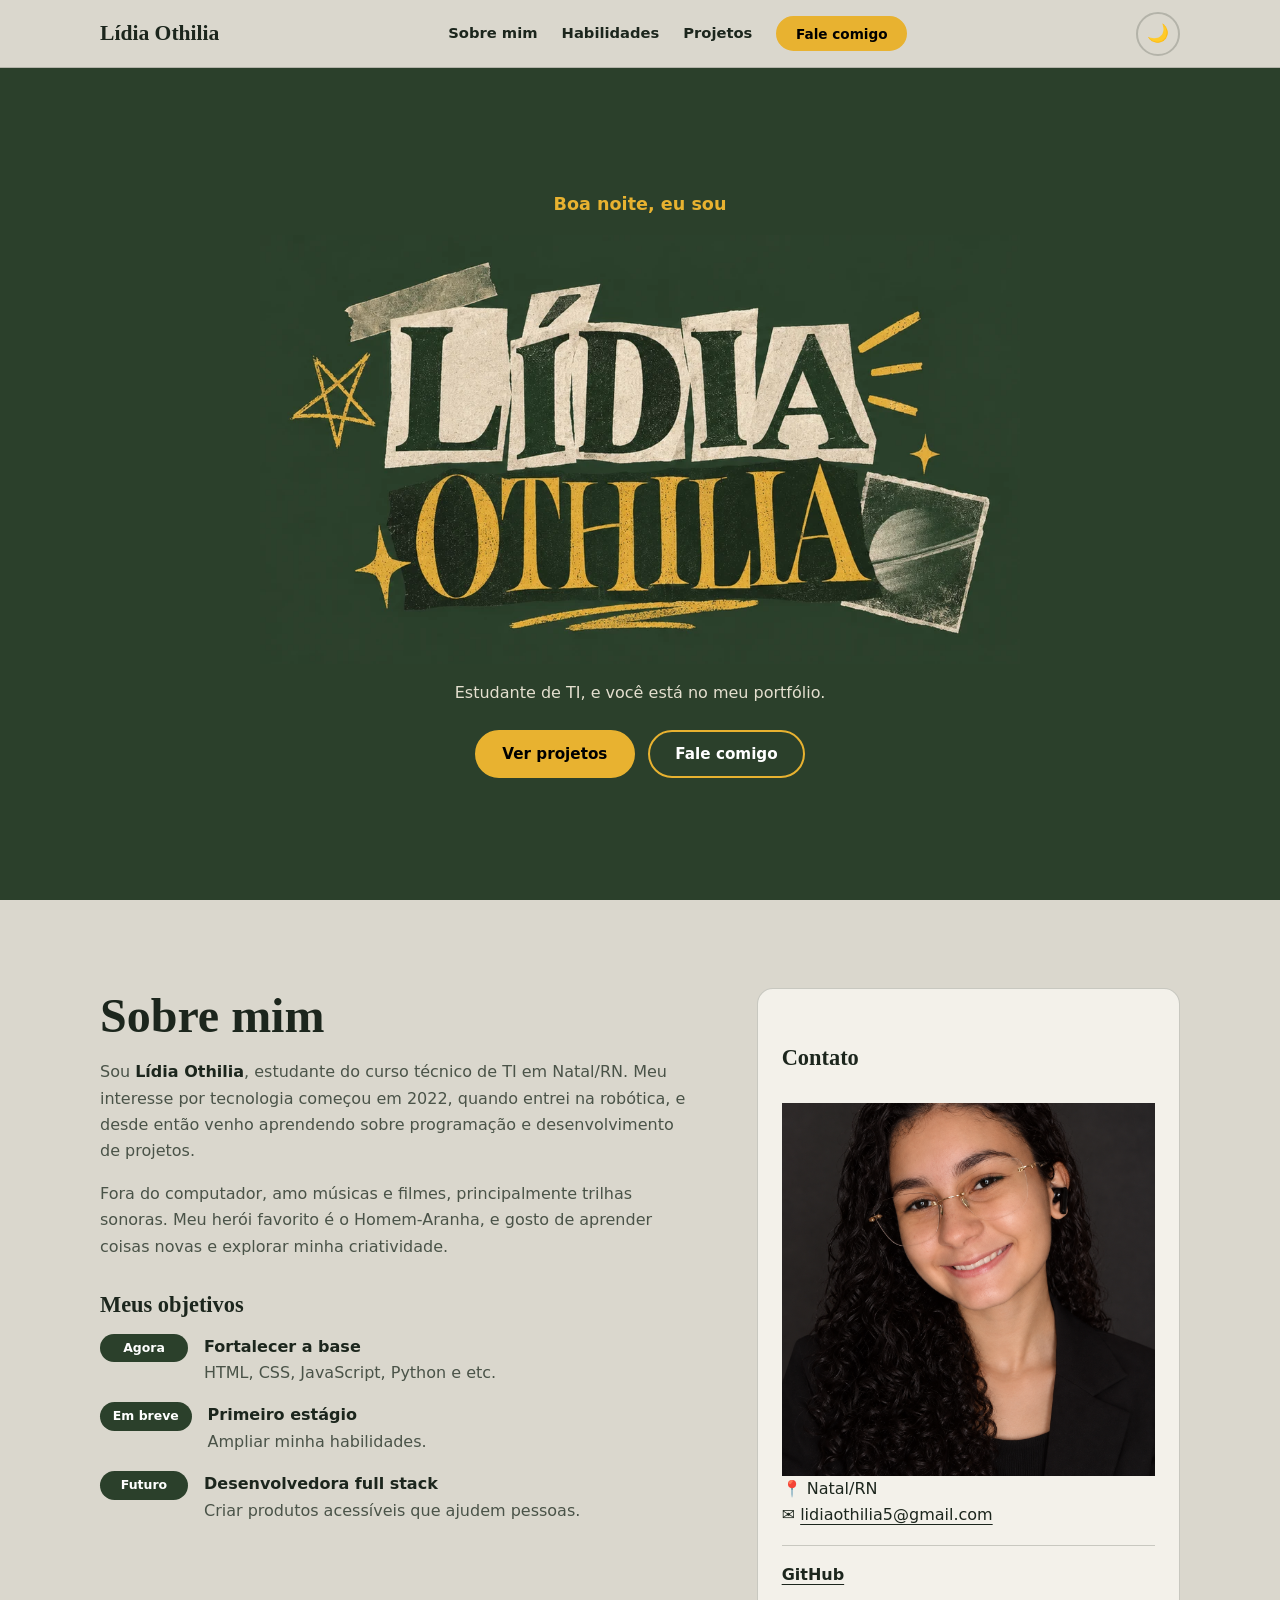
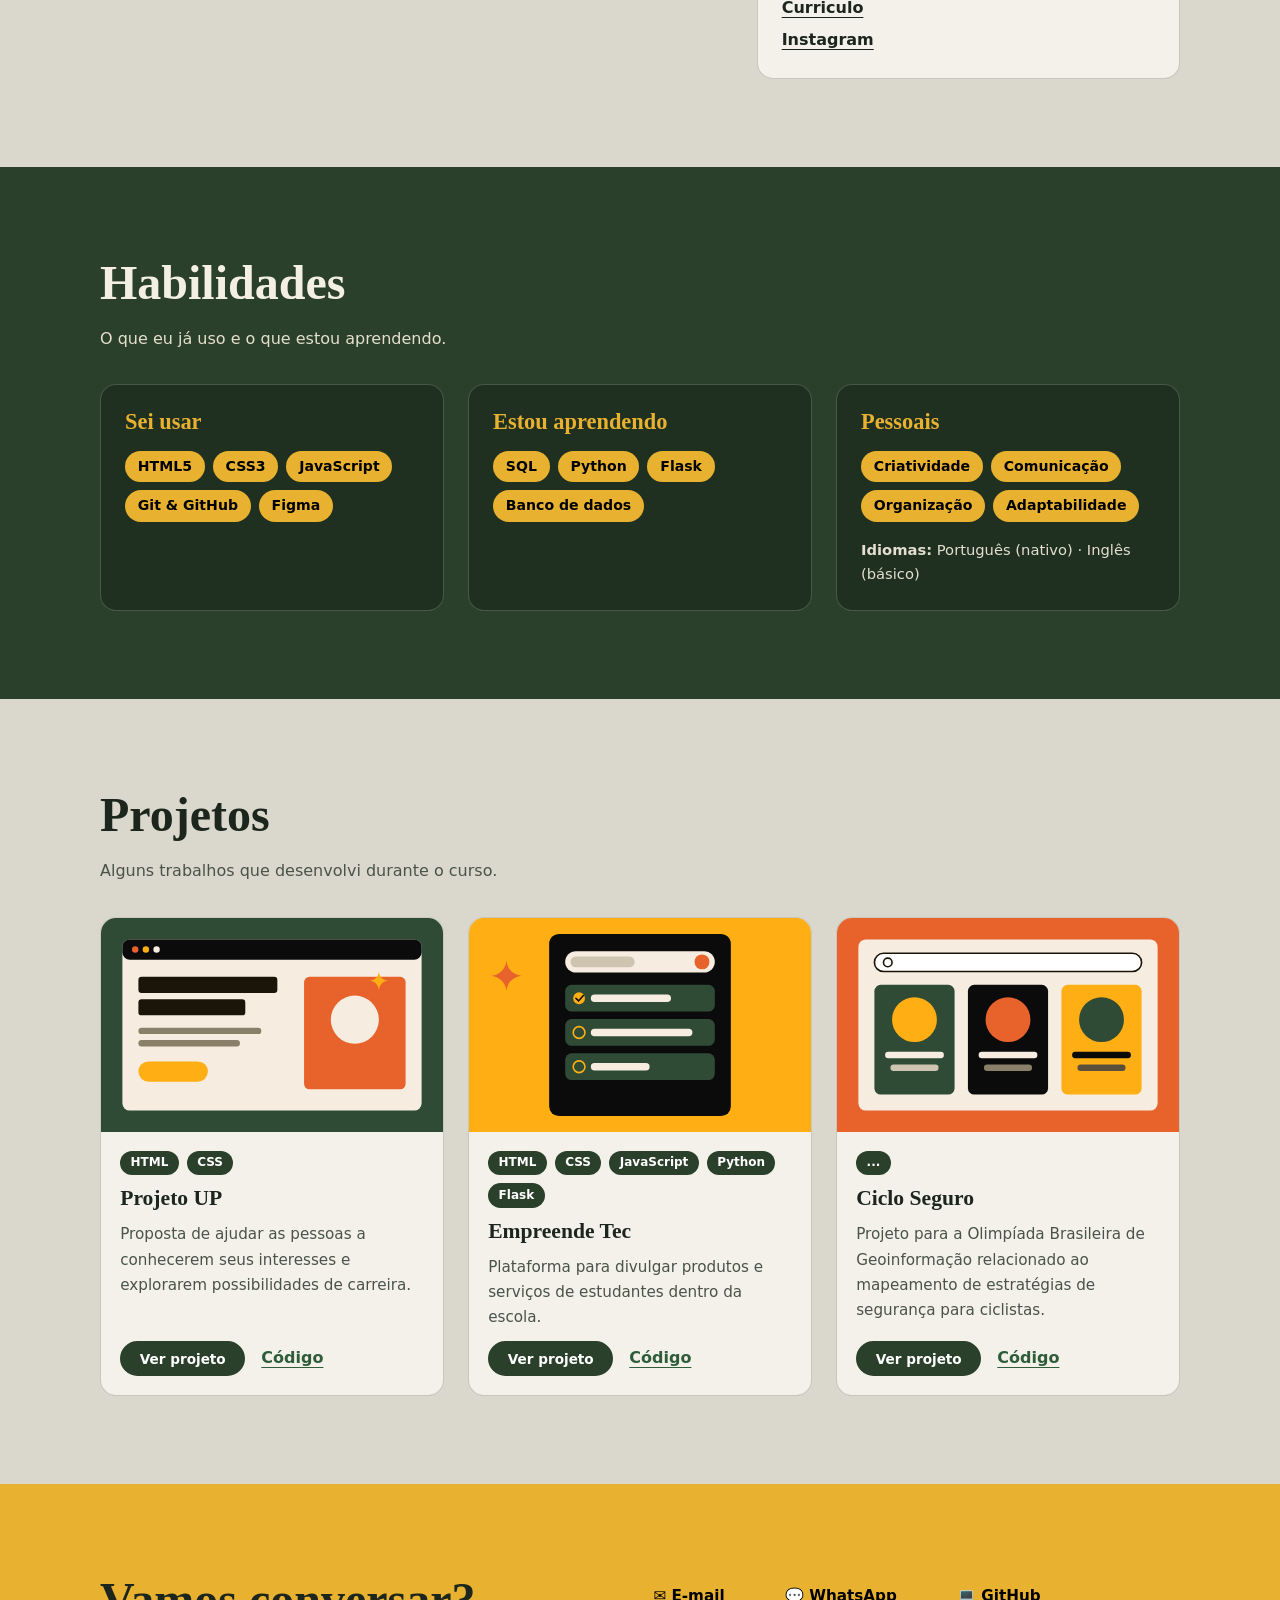
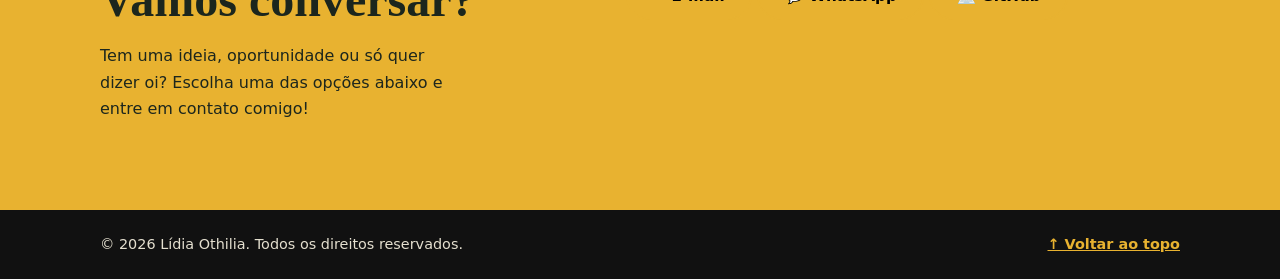
<file: portfolio_oficial/index.html>
<!DOCTYPE html>
<html lang="pt-BR">
<head>
  <meta charset="UTF-8" />
  <meta name="viewport" content="width=device-width, initial-scale=1" />
  <title>Lídia Othilia | Portfólio</title>
  <meta name="description" content="Portfólio de Lídia Othilia – estudante de tecnologia. Conheça meus projetos, habilidades e entre em contato." />
  <meta name="color-scheme" content="light dark" />
  <link rel="icon" href="img/favicon.svg" type="image/svg+xml" />
  <link rel="stylesheet" href="css/style.css" />
  <script src="js/main.js" defer></script>
</head>

<body>
  <a class="skip-link" href="#conteudo">Pular para o conteúdo</a>

  <header class="site-header">
    <div class="container header-inner">
      <a class="logo" href="#inicio">Lídia Othilia</a>

      <nav id="menu" class="nav" aria-label="Navegação principal">
        <ul class="nav-list">
          <li><a href="#sobre">Sobre mim</a></li>
          <li><a href="#habilidades">Habilidades</a></li>
          <li><a href="#projetos">Projetos</a></li>
          <li><a class="btn btn--small" href="#contato">Fale comigo</a></li>
        </ul>
      </nav>

      <div class="header-actions">
        <button id="theme-toggle" class="icon-btn" type="button" aria-pressed="false" aria-label="Ativar modo escuro">
          <span aria-hidden="true" id="theme-icon">🌙</span>
        </button>
        <button id="menu-toggle" class="icon-btn menu-toggle" type="button" aria-expanded="false" aria-controls="menu" aria-label="Abrir menu">
          <span class="bars" aria-hidden="true"><span></span><span></span><span></span></span>
        </button>
      </div>
    </div>
  </header>

  <main id="conteudo">

    <section id="inicio" class="hero" aria-labelledby="hero-titulo">
      <div class="container hero__inner">
        <p class="hero__greeting"><span id="saudacao">Olá</span>, eu sou</p>

        <h1 id="hero-titulo">
          <img src="img/lidia-othilia.webp" alt="Lídia Othilia" width="1100" height="620" />
        </h1>

        <p class="hero__lead">
          Estudante de TI, e você está no meu portfólio.
        </p>

        <div class="hero__actions">
          <a class="btn" href="#projetos">Ver projetos</a>
          <a class="btn btn--outline" href="#contato">Fale comigo</a>
        </div>
      </div>
    </section>

    <section id="sobre" class="section" aria-labelledby="sobre-titulo">
      <div class="container about">
        <div>
          <h2 id="sobre-titulo" class="title">Sobre mim</h2>
          <!-- EDITE AQUI: seu curso e sua cidade -->
          <p>
            Sou <strong>Lídia Othilia</strong>,  estudante do curso técnico de TI em Natal/RN. Meu interesse por tecnologia começou em 2022, quando entrei na robótica, e desde então venho aprendendo sobre programação e desenvolvimento de projetos.
          </p>
          <p>
            Fora do computador, amo músicas e filmes, principalmente trilhas sonoras. Meu herói favorito é o Homem-Aranha, e gosto de aprender coisas novas e explorar minha criatividade.
          </p>

          <h3>Meus objetivos</h3>
          <ul class="goals">
            <li><span class="tag">Agora</span><div><strong>Fortalecer a base</strong> HTML, CSS, JavaScript, Python e etc.</div></li>
            <li><span class="tag">Em breve</span><div><strong>Primeiro estágio</strong> Ampliar minha habilidades.</div></li>
            <li><span class="tag">Futuro</span><div><strong>Desenvolvedora full stack</strong> Criar produtos acessíveis que ajudem pessoas.</div></li>
          </ul>
        </div>

        <aside class="card" aria-label="Informações de contato">
          <h3>Contato</h3>
          <ul>
           <aside class="contact-card">
  <img
    src="img.png"
    alt="Foto profissional de Lídia Othilia"
    class="profile-photo"
  >
            <li>📍 Natal/RN</li>
            <li>✉️ <a href="mailto:lidiaothilia5@gmail.com">lidiaothilia5@gmail.com</a></li>
          </ul>
          <ul class="socials" aria-label="Minhas redes">
            <!-- EDITE AQUI: seus links -->
            <li><a href="https://github.com/5lidia" target="_blank" rel="noopener noreferrer">GitHub<span class="sr-only"> (abre em nova aba)</span></a></li>
            <li><a href="https://drive.google.com/file/d/1DQb-hExSzQY0NLKMMejIMMa2LzOPTn91/view?usp=sharing" target="_blank" rel="noopener noreferrer">Curriculo<span class="sr-only"> (abre em nova aba)</span></a></li>
            <li><a href="https://www.instagram.com/lidiaothilia_/" target="_blank" rel="noopener noreferrer">Instagram<span class="sr-only"> (abre em nova aba)</span></a></li>
          </ul>
        </aside>
      </div>
    </section>

    <!-- ================= HABILIDADES ================= -->
    <section id="habilidades" class="section section--green" aria-labelledby="skills-titulo">
      <div class="container">
        <h2 id="skills-titulo" class="title">Habilidades</h2>
        <p class="intro">O que eu já uso e o que estou aprendendo.</p>

        <div class="grid grid--skills">
          <article class="panel">
            <h3>Sei usar</h3>
            <!-- EDITE AQUI -->
            <ul class="chips">
              <li>HTML5</li><li>CSS3</li><li>JavaScript</li><li>Git &amp; GitHub</li><li>Figma</li>
            </ul>
          </article>

          <article class="panel">
            <h3>Estou aprendendo</h3>
            <ul class="chips">
              <li>SQL</li><li>Python</li><li>Flask</li><li>Banco de dados</li>
            </ul>
          </article>

          <article class="panel">
            <h3>Pessoais</h3>
            <ul class="chips">
              <li>Criatividade</li><li>Comunicação</li><li>Organização</li><li>Adaptabilidade</li>
            </ul>
            <p class="langs"><strong>Idiomas:</strong> Português (nativo) · Inglês (básico)</p>
          </article>
        </div>
      </div>
    </section>

  
    <section id="projetos" class="section" aria-labelledby="projetos-titulo">
      <div class="container">
        <h2 id="projetos-titulo" class="title">Projetos</h2>
        <p class="intro">Alguns trabalhos que desenvolvi durante o curso.</p>

        <ul class="grid grid--projects">
          <!-- EDITE AQUI: copie um bloco <li> inteiro para adicionar mais projetos -->
          <li class="project">
            <img src="img/projeto-1.svg" alt="Captura de tela do projeto Landing Page" width="640" height="400" loading="lazy" />
            <div class="project__body">
              <ul class="chips chips--small" aria-label="Tecnologias usadas"><li>HTML</li><li>CSS</li></ul>
              <h3>Projeto UP</h3>
              <p>Proposta de ajudar as pessoas a conhecerem seus interesses e explorarem possibilidades de carreira.</p>
              <div class="project__links">
                <a class="btn btn--small" href="https://exemplo.com/projeto-1" target="_blank" rel="noopener noreferrer">Ver projeto<span class="sr-only"> UP (abre em nova aba)</span></a>
                <a class="link" href="https://github.com/5lidia/Projeto-UP" target="_blank" rel="noopener noreferrer">Código<span class="sr-only"> do projeto UP (abre em nova aba)</span></a>
              </div>
            </div>
          </li>

          <li class="project">
            <img src="img/projeto-2.svg" alt="Captura de tela do projeto Lista de Tarefas" width="640" height="400" loading="lazy" />
            <div class="project__body">
              <ul class="chips chips--small" aria-label="Tecnologias usadas"><li>HTML</li><li>CSS</li><li>JavaScript</li><li>Python</li> <li>Flask</li></ul>
              <h3>Empreende Tec</h3>
              <p>Plataforma para divulgar produtos e serviços de estudantes dentro da escola.</p>
              <div class="project__links">
                <a class="btn btn--small" href="https://exemplo.com/projeto-2" target="_blank" rel="noopener noreferrer">Ver projeto<span class="sr-only"> Lista de Tarefas (abre em nova aba)</span></a>
                <a class="link" href="https://github.com/5lidia/EmpreendeTec" target="_blank" rel="noopener noreferrer">Código<span class="sr-only"> do projeto Lista de Tarefas (abre em nova aba)</span></a>
              </div>
            </div>
          </li>

          <li class="project">
            <img src="img/projeto-3.svg" alt="Captura de tela do projeto Site de Receitas" width="640" height="400" loading="lazy" />
            <div class="project__body">
              <ul class="chips chips--small" aria-label="Tecnologias usadas"><li>...</li></ul>
              <h3>Ciclo Seguro</h3>
              <p>Projeto para a Olimpíada Brasileira de Geoinformação relacionado ao mapeamento de estratégias de segurança para ciclistas.</p>
              <div class="project__links">
                <a class="btn btn--small" href="https://exemplo.com/projeto-3" target="_blank" rel="noopener noreferrer">Ver projeto<span class="sr-only"> Site de Receitas (abre em nova aba)</span></a>
                <a class="link" href="https://github.com/seu-usuario/projeto-3" target="_blank" rel="noopener noreferrer">Código<span class="sr-only"> do projeto Site de Receitas (abre em nova aba)</span></a>
              </div>
            </div>
          </li>
        </ul>
      </div>
    </section>

    <!-- ================= CONTATO ================= -->
<section id="contato" class="section section--yellow" aria-labelledby="contato-titulo">
  <div class="container contact">
    <div>
      <h2 id="contato-titulo" class="title">Vamos conversar?</h2>
      <p>
        Tem uma ideia, oportunidade ou só quer dizer oi?
        Escolha uma das opções abaixo e entre em contato comigo!
      </p>
    </div>

    <div class="contact__buttons" aria-label="Opções de contato">

      <a
        href="mailto:seuemail@email.com"
        class="btn"
        aria-label="Enviar e-mail para Lídia"
      >
        ✉️ E-mail
      </a>

      <a
        href="https://wa.me/55SEUNUMERO"
        class="btn"
        target="_blank"
        rel="noopener noreferrer"
        aria-label="Conversar pelo WhatsApp"
      >
        💬 WhatsApp
      </a>

      <a
        href="https://github.com/SEUUSUARIO"
        class="btn"
        target="_blank"
        rel="noopener noreferrer"
        aria-label="Acessar meu GitHub"
      >
        💻 GitHub
      </a>

    </div>
  </div>
</section>
</main>


  <!-- ================= RODAPÉ ================= -->
  <footer class="site-footer">
    <div class="container footer-inner">
      <p>© <span id="ano">2026</span> Lídia Othilia. Todos os direitos reservados.</p>
      <a href="#inicio">↑ Voltar ao topo</a>
    </div>
  </footer>
</body>
</html>
</file>
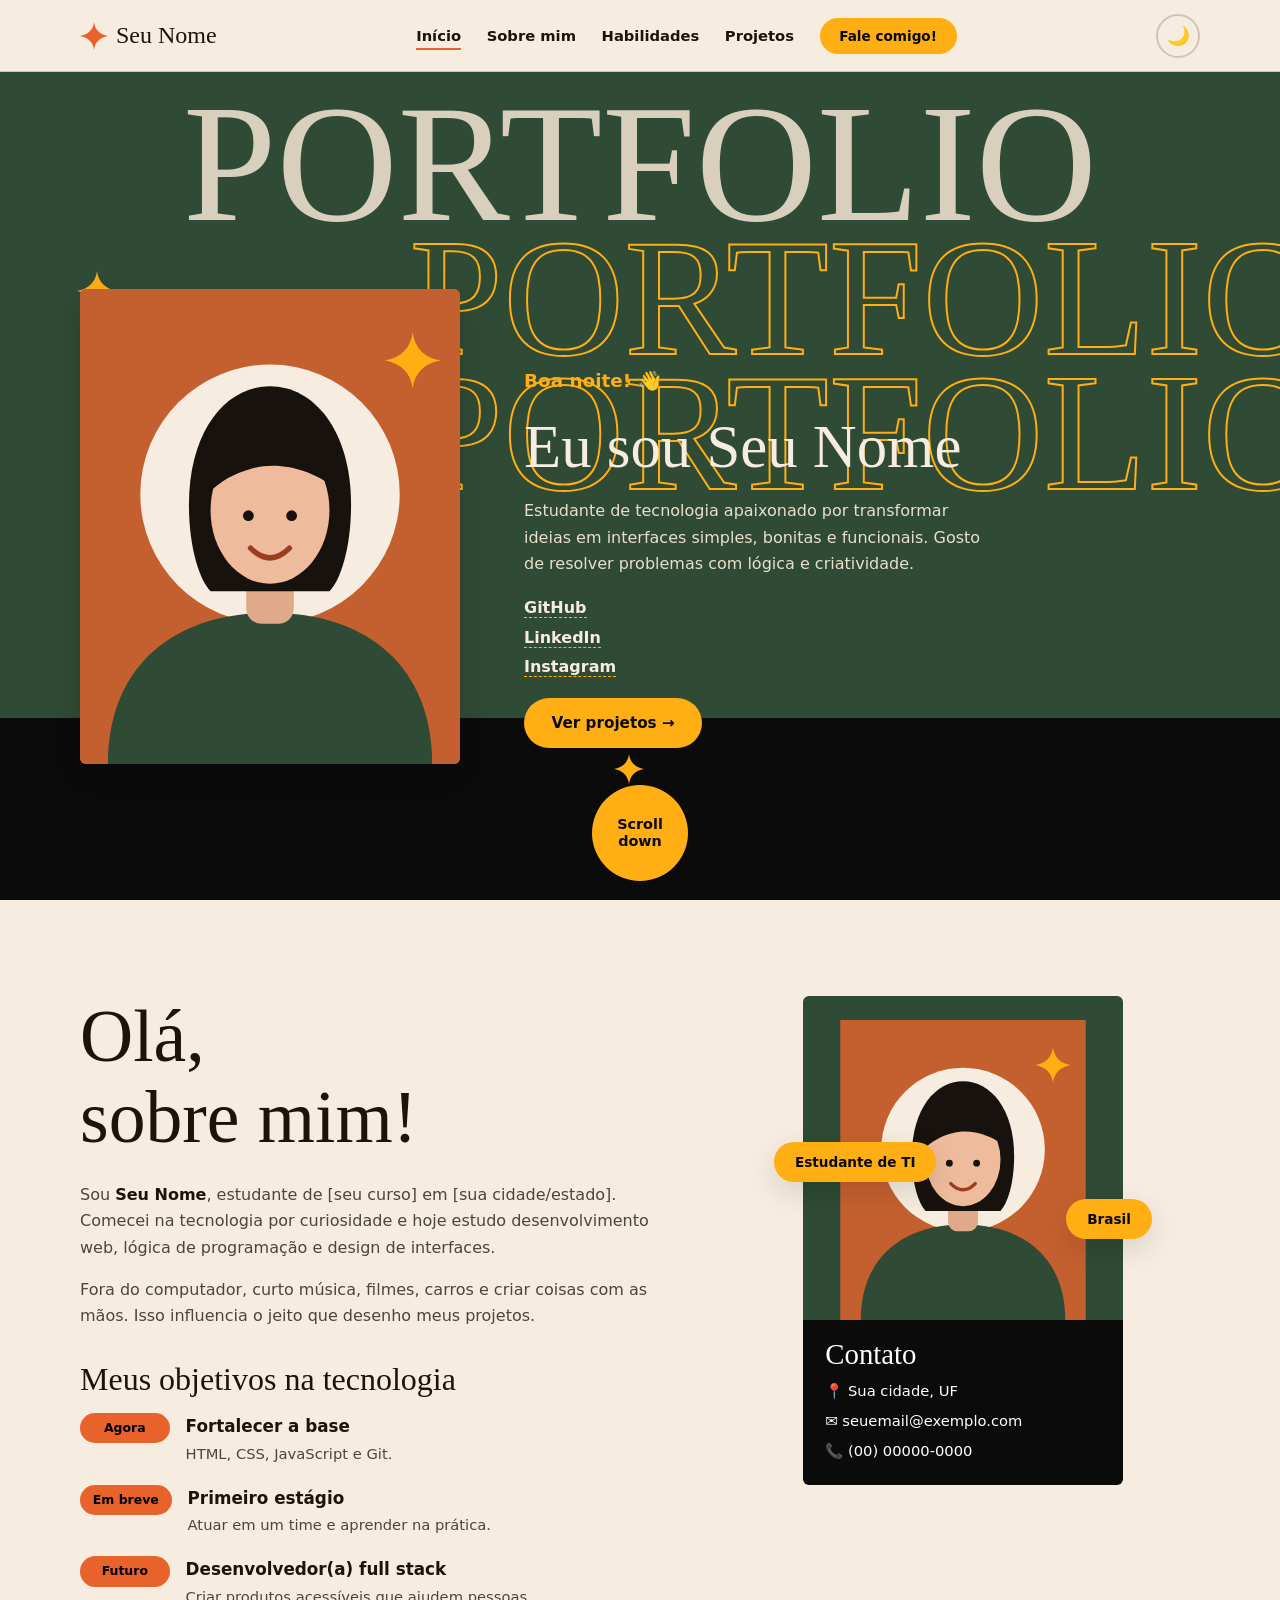
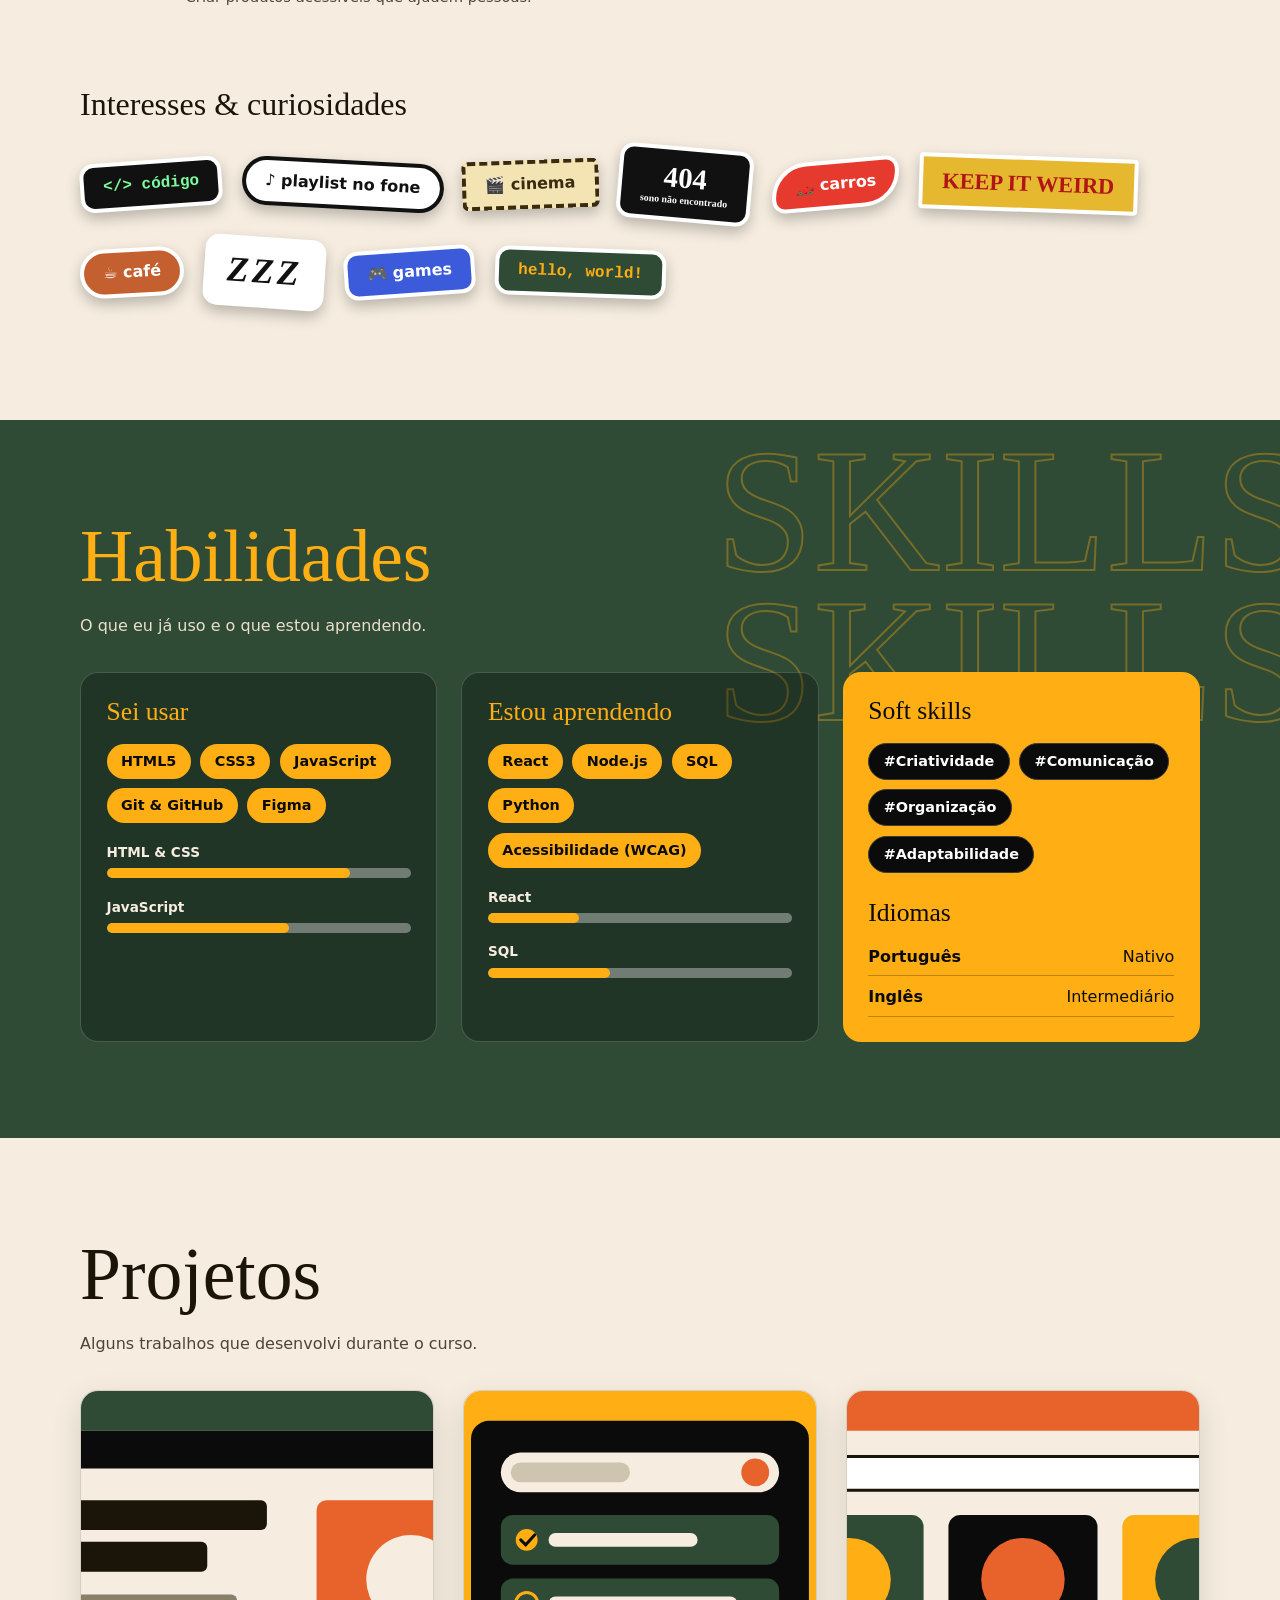
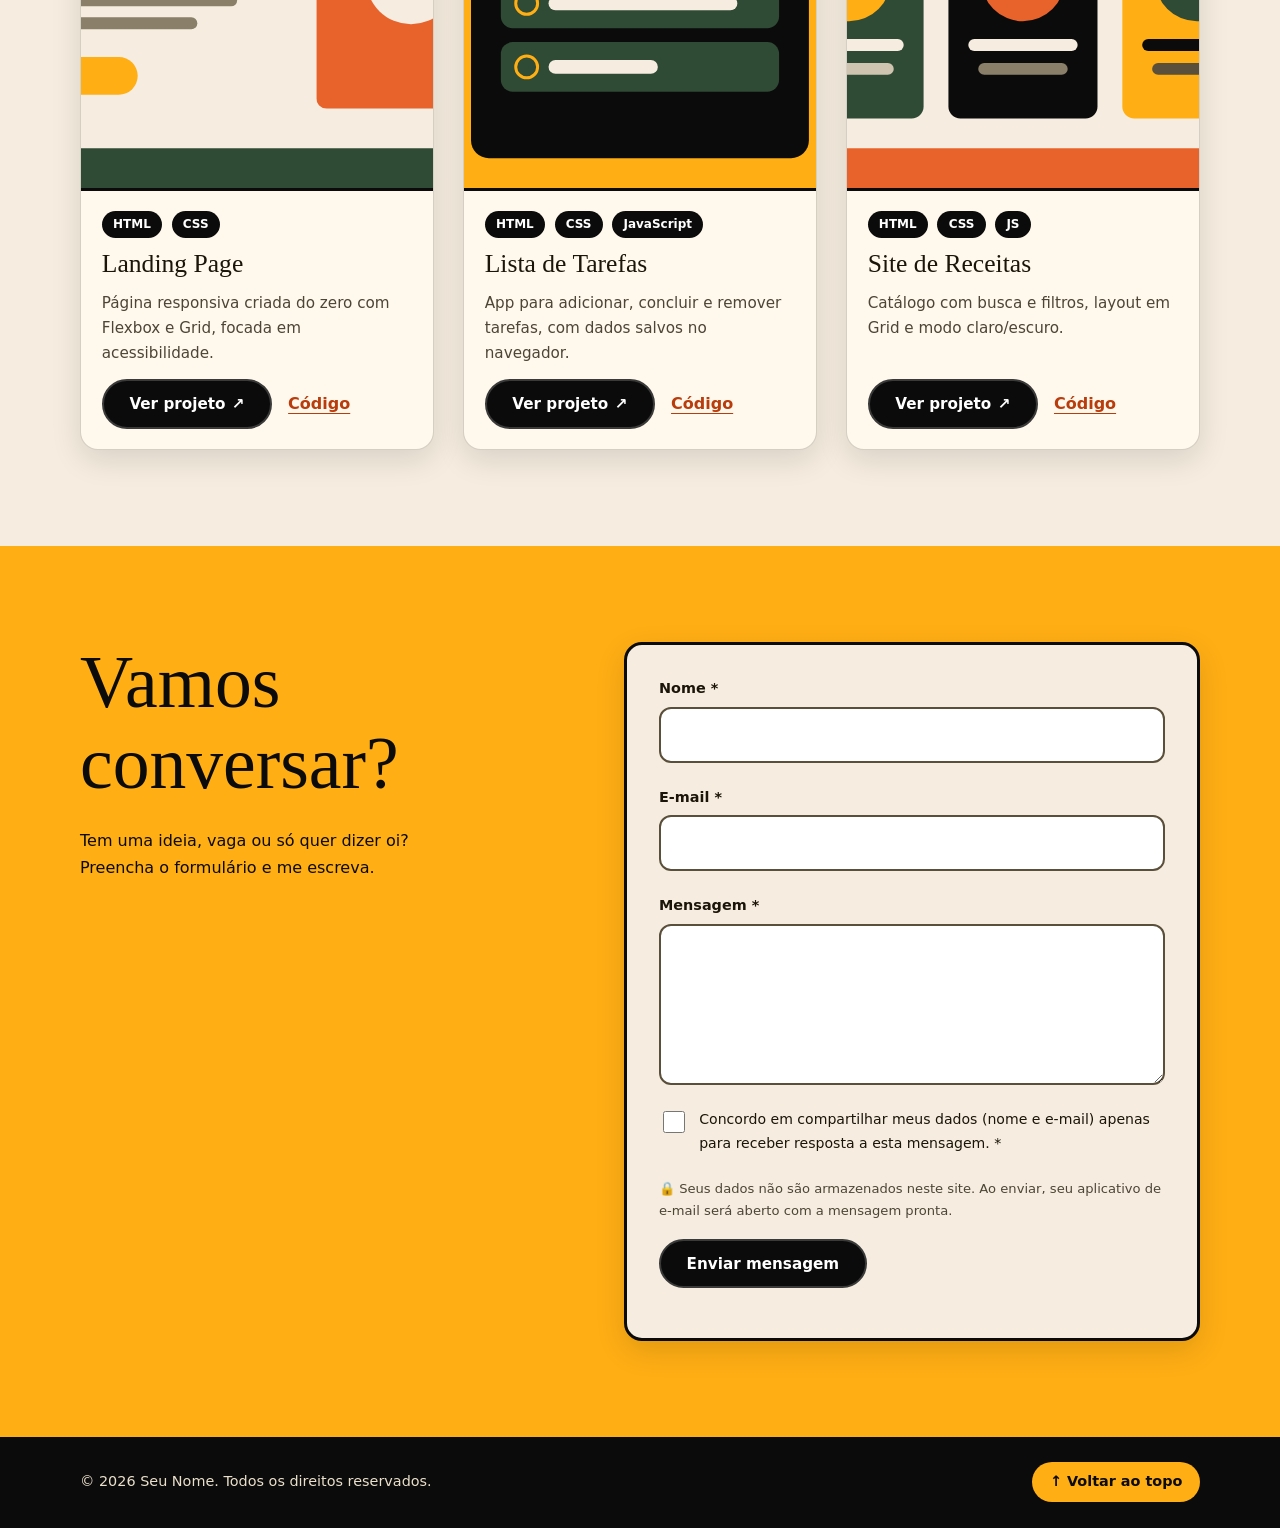
<file: PORTFOLIO - Othilia/portfolio/index.html>
<!DOCTYPE html>
<html lang="pt-BR">
<head>
  <meta charset="UTF-8" />
  <meta name="viewport" content="width=device-width, initial-scale=1" />
  <title>Lídia Othilia | Portfólio</title>
  <meta name="description" content="Portfólio de Lídia Othilia – estudante de tecnologia. Conheça meus projetos, habilidades e entre em contato." />
  <meta name="color-scheme" content="light dark" />
  <link rel="icon" href="portfolio/js/Colagem tipográfica Lídia Othilia.png" type="image/svg+xml" />

  <link rel="stylesheet" href="css/style.css" />
  <script src="js/main.js" defer></script>
</head>

<body>
  <a class="skip-link" href="#conteudo">Pular para o conteúdo</a>

  <!-- ================= CABEÇALHO ================= -->
  <header class="site-header">
    <div class="container header-inner">
      <a class="logo" href="#inicio" aria-label="Lídia Othilia – ir para o início">
        <svg class="sparkle" viewBox="0 0 24 24" aria-hidden="true" focusable="false"><path d="M12 0c.8 6.6 4.9 10.7 12 12-7.1 1.3-11.2 5.4-12 12-.8-6.6-4.9-10.7-12-12C7.1 10.7 11.2 6.6 12 0z"/></svg>
        <!-- EDITE AQUI: seu nome / logo -->
        <span data-nome>Seu Nome</span>
      </a>

      <nav id="menu" class="nav" aria-label="Navegação principal">
        <ul class="nav-list">
          <li><a href="#inicio">Início</a></li>
          <li><a href="#sobre">Sobre mim</a></li>
          <li><a href="#habilidades">Habilidades</a></li>
          <li><a href="#projetos">Projetos</a></li>
          <li><a class="pill pill--yellow" href="#contato">Fale comigo!</a></li>
        </ul>
      </nav>

      <div class="header-actions">
        <button id="theme-toggle" class="icon-btn" type="button" aria-pressed="false" aria-label="Ativar modo escuro">
          <span aria-hidden="true" id="theme-icon">🌙</span>
        </button>
        <button id="menu-toggle" class="icon-btn menu-toggle" type="button" aria-expanded="false" aria-controls="menu" aria-label="Abrir menu">
          <span class="bars" aria-hidden="true"><span></span><span></span><span></span></span>
        </button>
      </div>
    </div>
  </header>

  <main id="conteudo">

    <!-- ================= INÍCIO ================= -->
    <section id="inicio" class="hero" aria-labelledby="hero-titulo">
      <!-- Texto decorativo gigante (inspirado no design) -->
      <div class="hero__bg-text" aria-hidden="true">
        <span class="solid">PORTFOLIO</span>
        <span class="outline">PORTFOLIO</span>
        <span class="outline">PORTFOLIO</span>
      </div>

      <svg class="sparkle sparkle--a" viewBox="0 0 24 24" aria-hidden="true" focusable="false"><path d="M12 0c.8 6.6 4.9 10.7 12 12-7.1 1.3-11.2 5.4-12 12-.8-6.6-4.9-10.7-12-12C7.1 10.7 11.2 6.6 12 0z"/></svg>
      <svg class="sparkle sparkle--b" viewBox="0 0 24 24" aria-hidden="true" focusable="false"><path d="M12 0c.8 6.6 4.9 10.7 12 12-7.1 1.3-11.2 5.4-12 12-.8-6.6-4.9-10.7-12-12C7.1 10.7 11.2 6.6 12 0z"/></svg>

      <div class="container hero__inner">
        <figure class="hero__photo">
          <!-- EDITE AQUI: troque img/avatar.svg pela sua foto (ex.: img/minha-foto.jpg) e descreva no alt -->
          <img src="img/avatar.svg" alt="Avatar ilustrado de Seu Nome" width="360" height="440" />
        </figure>

        <div class="hero__content">
          <p class="hero__greeting"><span id="saudacao">Olá</span>! 👋</p>
          <h1 id="hero-titulo">Eu sou <span data-nome>Seu Nome</span></h1>
          <!-- EDITE AQUI: sua apresentação -->
          <p class="hero__lead">
            Estudante de tecnologia apaixonado por transformar ideias em interfaces simples, bonitas e funcionais.
            Gosto de resolver problemas com lógica e criatividade.
          </p>

          <ul class="socials" aria-label="Minhas redes">
            <!-- EDITE AQUI: seus links -->
            <li><a href="https://github.com/seu-usuario" target="_blank" rel="noopener noreferrer">GitHub<span class="sr-only"> (abre em nova aba)</span></a></li>
            <li><a href="https://www.linkedin.com/in/seu-usuario" target="_blank" rel="noopener noreferrer">LinkedIn<span class="sr-only"> (abre em nova aba)</span></a></li>
            <li><a href="https://www.instagram.com/seu-usuario" target="_blank" rel="noopener noreferrer">Instagram<span class="sr-only"> (abre em nova aba)</span></a></li>
          </ul>

          <a class="btn btn--yellow" href="#projetos">Ver projetos →</a>
        </div>
      </div>

      <a class="scroll-down" href="#sobre" aria-label="Rolar para a seção Sobre mim">Scroll<br />down</a>
    </section>

    <!-- ================= SOBRE MIM ================= -->
    <section id="sobre" class="section about" aria-labelledby="sobre-titulo">
      <div class="container about__grid">
        <div class="about__text">
          <h2 id="sobre-titulo" class="title title--xl">Olá,<br />sobre mim!</h2>
          <!-- EDITE AQUI -->
          <p>
            Sou <strong data-nome>Seu Nome</strong>, estudante de [seu curso] em [sua cidade/estado].
            Comecei na tecnologia por curiosidade e hoje estudo desenvolvimento web, lógica de programação e design de interfaces.
          </p>
          <p>
            Fora do computador, curto música, filmes, carros e criar coisas com as mãos. Isso influencia o jeito que desenho meus projetos.
          </p>

          <h3 class="title title--md">Meus objetivos na tecnologia</h3>
          <ul class="timeline">
            <!-- EDITE AQUI: seus objetivos -->
            <li><span class="timeline__tag">Agora</span><div><strong>Fortalecer a base</strong><span>HTML, CSS, JavaScript e Git.</span></div></li>
            <li><span class="timeline__tag">Em breve</span><div><strong>Primeiro estágio</strong><span>Atuar em um time e aprender na prática.</span></div></li>
            <li><span class="timeline__tag">Futuro</span><div><strong>Desenvolvedor(a) full stack</strong><span>Criar produtos acessíveis que ajudem pessoas.</span></div></li>
          </ul>
        </div>

        <aside class="about__card" aria-label="Informações rápidas">
          <div class="about__photo">
            <img src="img/avatar.svg" alt="" width="280" height="340" />
            <span class="badge badge--a">Estudante de TI</span>
            <span class="badge badge--b">Brasil</span>
          </div>
          <div class="contact-card">
            <h3>Contato</h3>
            <ul>
              <!-- EDITE AQUI -->
              <li>📍 Sua cidade, UF</li>
              <li>✉️ <a href="mailto:seuemail@exemplo.com">seuemail@exemplo.com</a></li>
              <li>📞 (00) 00000-0000</li>
            </ul>
          </div>
        </aside>
      </div>

      <!-- Parede de stickers (decorativa, inspirada nas imagens de referência) -->
      <div class="container">
        <h3 class="title title--md sticker-title">Interesses &amp; curiosidades</h3>
        <ul class="stickers" aria-label="Meus interesses">
          <!-- EDITE AQUI: troque pelos seus interesses -->
          <li class="sticker s1">&lt;/&gt; código</li>
          <li class="sticker s2">♪ playlist no fone</li>
          <li class="sticker s3">🎬 cinema</li>
          <li class="sticker s4">404<small>sono não encontrado</small></li>
          <li class="sticker s5">🏎️ carros</li>
          <li class="sticker s6">Keep it weird</li>
          <li class="sticker s7">☕ café</li>
          <li class="sticker s8">ZZZ</li>
          <li class="sticker s9">🎮 games</li>
          <li class="sticker s10">hello, world!</li>
        </ul>
      </div>
    </section>

    <!-- ================= HABILIDADES ================= -->
    <section id="habilidades" class="section skills" aria-labelledby="skills-titulo">
      <div class="skills__bg-text" aria-hidden="true"><span>SKILLS</span><span>SKILLS</span></div>
      <div class="container">
        <h2 id="skills-titulo" class="title title--xl title--yellow">Habilidades</h2>
        <p class="skills__intro">O que eu já uso e o que estou aprendendo.</p>

        <div class="skills__grid">
          <article class="skill-card">
            <h3>Sei usar</h3>
            <ul class="chips">
              <!-- EDITE AQUI -->
              <li>HTML5</li><li>CSS3</li><li>JavaScript</li><li>Git &amp; GitHub</li><li>Figma</li>
            </ul>
            <div class="level">
              <label for="nv-html">HTML &amp; CSS</label>
              <progress id="nv-html" max="100" value="80">80%</progress>
            </div>
            <div class="level">
              <label for="nv-js">JavaScript</label>
              <progress id="nv-js" max="100" value="60">60%</progress>
            </div>
          </article>

          <article class="skill-card">
            <h3>Estou aprendendo</h3>
            <ul class="chips">
              <li>React</li><li>Node.js</li><li>SQL</li><li>Python</li><li>Acessibilidade (WCAG)</li>
            </ul>
            <div class="level">
              <label for="nv-react">React</label>
              <progress id="nv-react" max="100" value="30">30%</progress>
            </div>
            <div class="level">
              <label for="nv-sql">SQL</label>
              <progress id="nv-sql" max="100" value="40">40%</progress>
            </div>
          </article>

          <article class="skill-card skill-card--soft">
            <h3>Soft skills</h3>
            <ul class="chips chips--black">
              <li>#Criatividade</li><li>#Comunicação</li><li>#Organização</li><li>#Adaptabilidade</li>
            </ul>
            <h3 class="skill-card__sub">Idiomas</h3>
            <dl class="langs">
              <div><dt>Português</dt><dd>Nativo</dd></div>
              <div><dt>Inglês</dt><dd>Intermediário</dd></div>
            </dl>
          </article>
        </div>
      </div>
    </section>

    <!-- ================= PROJETOS ================= -->
    <section id="projetos" class="section projects" aria-labelledby="projetos-titulo">
      <div class="container">
        <h2 id="projetos-titulo" class="title title--xl">Projetos</h2>
        <p class="projects__intro">Alguns trabalhos que desenvolvi durante o curso.</p>

        <ul class="projects__grid">
          <!-- ===== PROJETO 1 — EDITE AQUI (copie o bloco <li> inteiro para adicionar mais) ===== -->
          <li class="project">
            <article>
              <img src="img/projeto-1.svg" alt="Captura de tela do projeto Landing Page" width="640" height="400" loading="lazy" />
              <div class="project__body">
                <ul class="chips chips--small" aria-label="Tecnologias usadas">
                  <li>HTML</li><li>CSS</li>
                </ul>
                <h3>Landing Page</h3>
                <p>Página responsiva criada do zero com Flexbox e Grid, focada em acessibilidade.</p>
                <div class="project__links">
                  <a class="btn btn--dark" href="https://exemplo.com/projeto-1" target="_blank" rel="noopener noreferrer">Ver projeto<span class="sr-only"> Landing Page (abre em nova aba)</span> ↗</a>
                  <a class="link" href="https://github.com/seu-usuario/projeto-1" target="_blank" rel="noopener noreferrer">Código<span class="sr-only"> do projeto Landing Page (abre em nova aba)</span></a>
                </div>
              </div>
            </article>
          </li>

          <!-- ===== PROJETO 2 ===== -->
          <li class="project">
            <article>
              <img src="img/projeto-2.svg" alt="Captura de tela do projeto Lista de Tarefas" width="640" height="400" loading="lazy" />
              <div class="project__body">
                <ul class="chips chips--small" aria-label="Tecnologias usadas">
                  <li>HTML</li><li>CSS</li><li>JavaScript</li>
                </ul>
                <h3>Lista de Tarefas</h3>
                <p>App para adicionar, concluir e remover tarefas, com dados salvos no navegador.</p>
                <div class="project__links">
                  <a class="btn btn--dark" href="https://exemplo.com/projeto-2" target="_blank" rel="noopener noreferrer">Ver projeto<span class="sr-only"> Lista de Tarefas (abre em nova aba)</span> ↗</a>
                  <a class="link" href="https://github.com/seu-usuario/projeto-2" target="_blank" rel="noopener noreferrer">Código<span class="sr-only"> do projeto Lista de Tarefas (abre em nova aba)</span></a>
                </div>
              </div>
            </article>
          </li>

          <!-- ===== PROJETO 3 ===== -->
          <li class="project">
            <article>
              <img src="img/projeto-3.svg" alt="Captura de tela do projeto Site de Receitas" width="640" height="400" loading="lazy" />
              <div class="project__body">
                <ul class="chips chips--small" aria-label="Tecnologias usadas">
                  <li>HTML</li><li>CSS</li><li>JS</li>
                </ul>
                <h3>Site de Receitas</h3>
                <p>Catálogo com busca e filtros, layout em Grid e modo claro/escuro.</p>
                <div class="project__links">
                  <a class="btn btn--dark" href="https://exemplo.com/projeto-3" target="_blank" rel="noopener noreferrer">Ver projeto<span class="sr-only"> Site de Receitas (abre em nova aba)</span> ↗</a>
                  <a class="link" href="https://github.com/seu-usuario/projeto-3" target="_blank" rel="noopener noreferrer">Código<span class="sr-only"> do projeto Site de Receitas (abre em nova aba)</span></a>
                </div>
              </div>
            </article>
          </li>
        </ul>
      </div>
    </section>

    <!-- ================= CONTATO ================= -->
    <section id="contato" class="section contact" aria-labelledby="contato-titulo">
      <div class="container contact__grid">
        <div class="contact__intro">
          <h2 id="contato-titulo" class="title title--xl">Vamos<br />conversar?</h2>
          <p>Tem uma ideia, vaga ou só quer dizer oi? Preencha o formulário e me escreva.</p>
        </div>

        <form id="contact-form" class="form" novalidate aria-describedby="privacidade">
          <div class="field">
            <label for="nome">Nome <span aria-hidden="true">*</span></label>
            <input id="nome" name="nome" type="text" autocomplete="name" required aria-describedby="erro-nome" />
            <p class="error" id="erro-nome" role="alert"></p>
          </div>

          <div class="field">
            <label for="email">E-mail <span aria-hidden="true">*</span></label>
            <input id="email" name="email" type="email" autocomplete="email" required aria-describedby="erro-email" />
            <p class="error" id="erro-email" role="alert"></p>
          </div>

          <div class="field">
            <label for="mensagem">Mensagem <span aria-hidden="true">*</span></label>
            <textarea id="mensagem" name="mensagem" rows="5" required aria-describedby="erro-mensagem"></textarea>
            <p class="error" id="erro-mensagem" role="alert"></p>
          </div>

          <div class="field field--check">
            <input id="consentimento" name="consentimento" type="checkbox" required aria-describedby="erro-consentimento" />
            <label for="consentimento">
              Concordo em compartilhar meus dados (nome e e-mail) apenas para receber resposta a esta mensagem. <span aria-hidden="true">*</span>
            </label>
            <p class="error" id="erro-consentimento" role="alert"></p>
          </div>

          <p id="privacidade" class="form__note">
            🔒 Seus dados não são armazenados neste site. Ao enviar, seu aplicativo de e-mail será aberto com a mensagem pronta.
          </p>

          <button class="btn btn--dark" type="submit">Enviar mensagem</button>
          <p id="form-status" class="form__status" role="status" aria-live="polite"></p>
        </form>
      </div>
    </section>
  </main>

  <!-- ================= RODAPÉ ================= -->
  <footer class="site-footer">
    <div class="container footer-inner">
      <p>© <span id="ano">2025</span> <span data-nome>Seu Nome</span>. Todos os direitos reservados.</p>
      <a class="to-top" href="#inicio">↑ Voltar ao topo</a>
    </div>
  </footer>
</body>
</html>
</file>
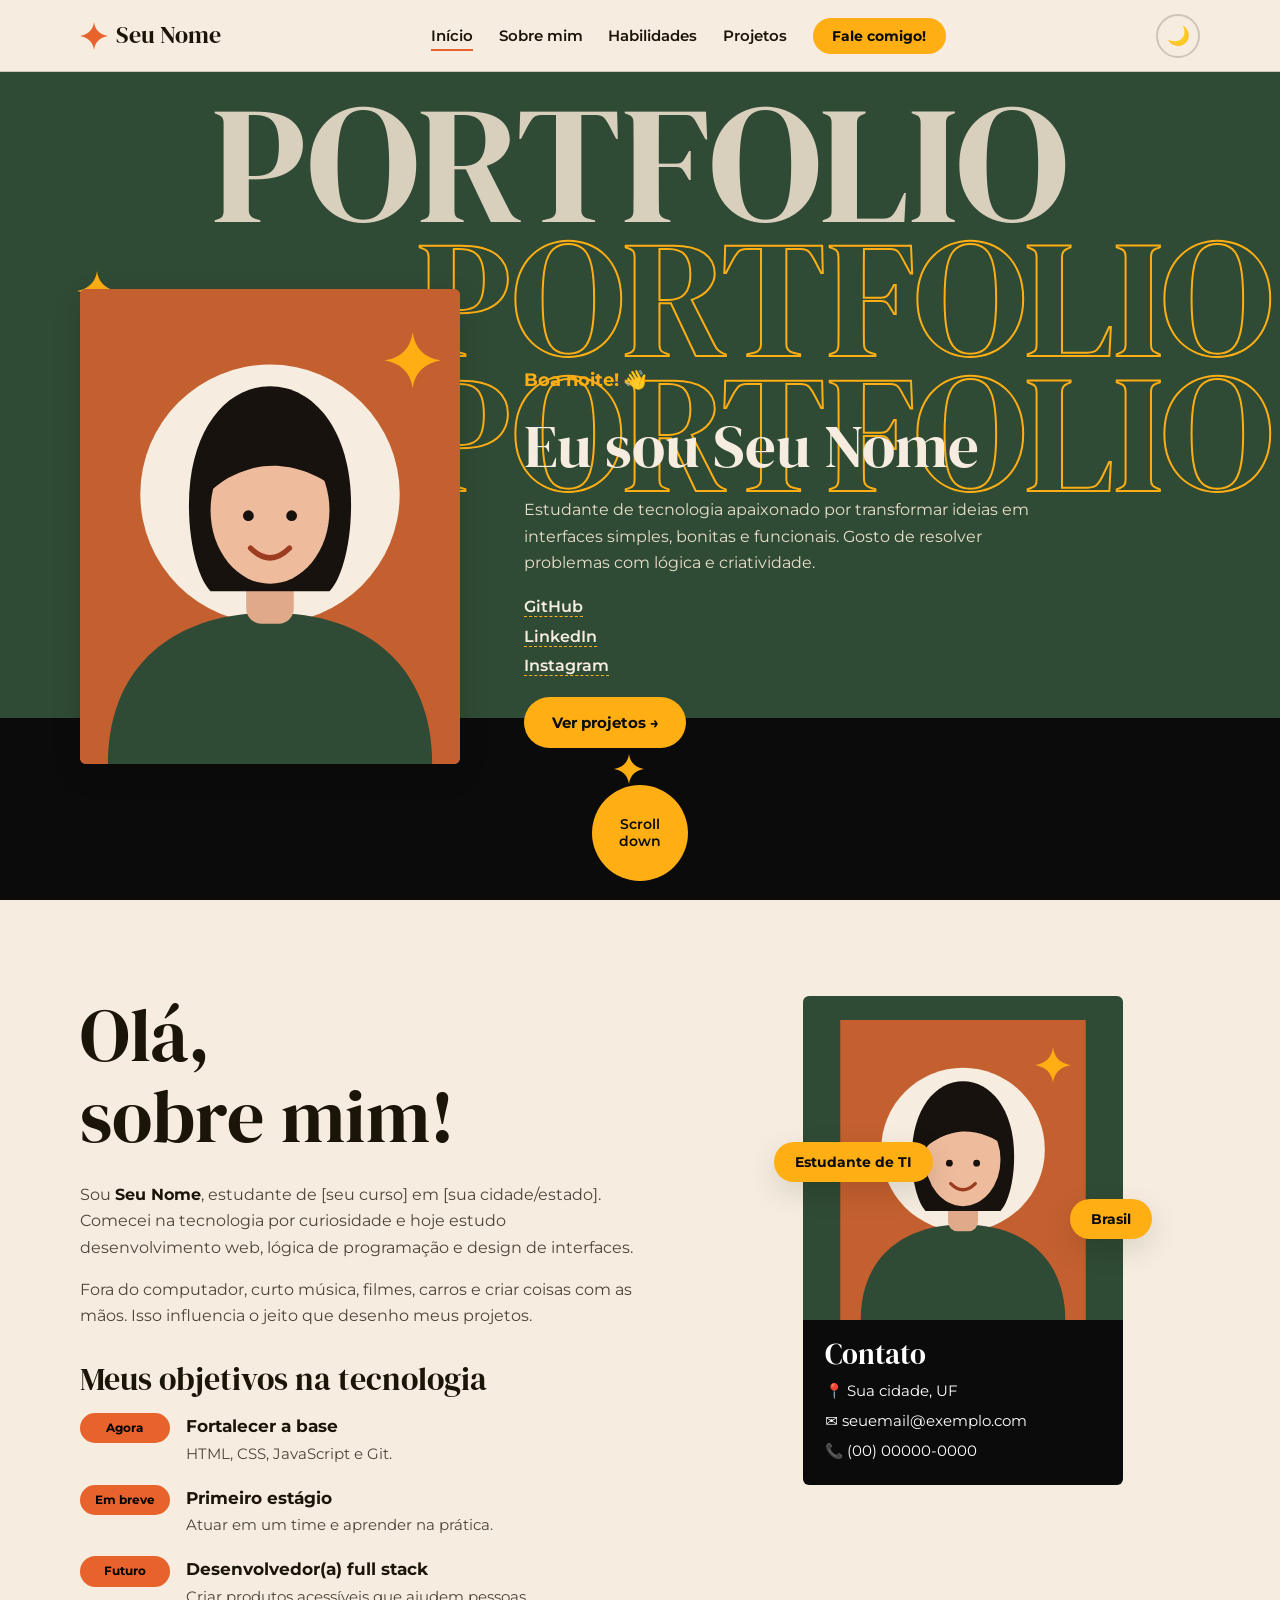
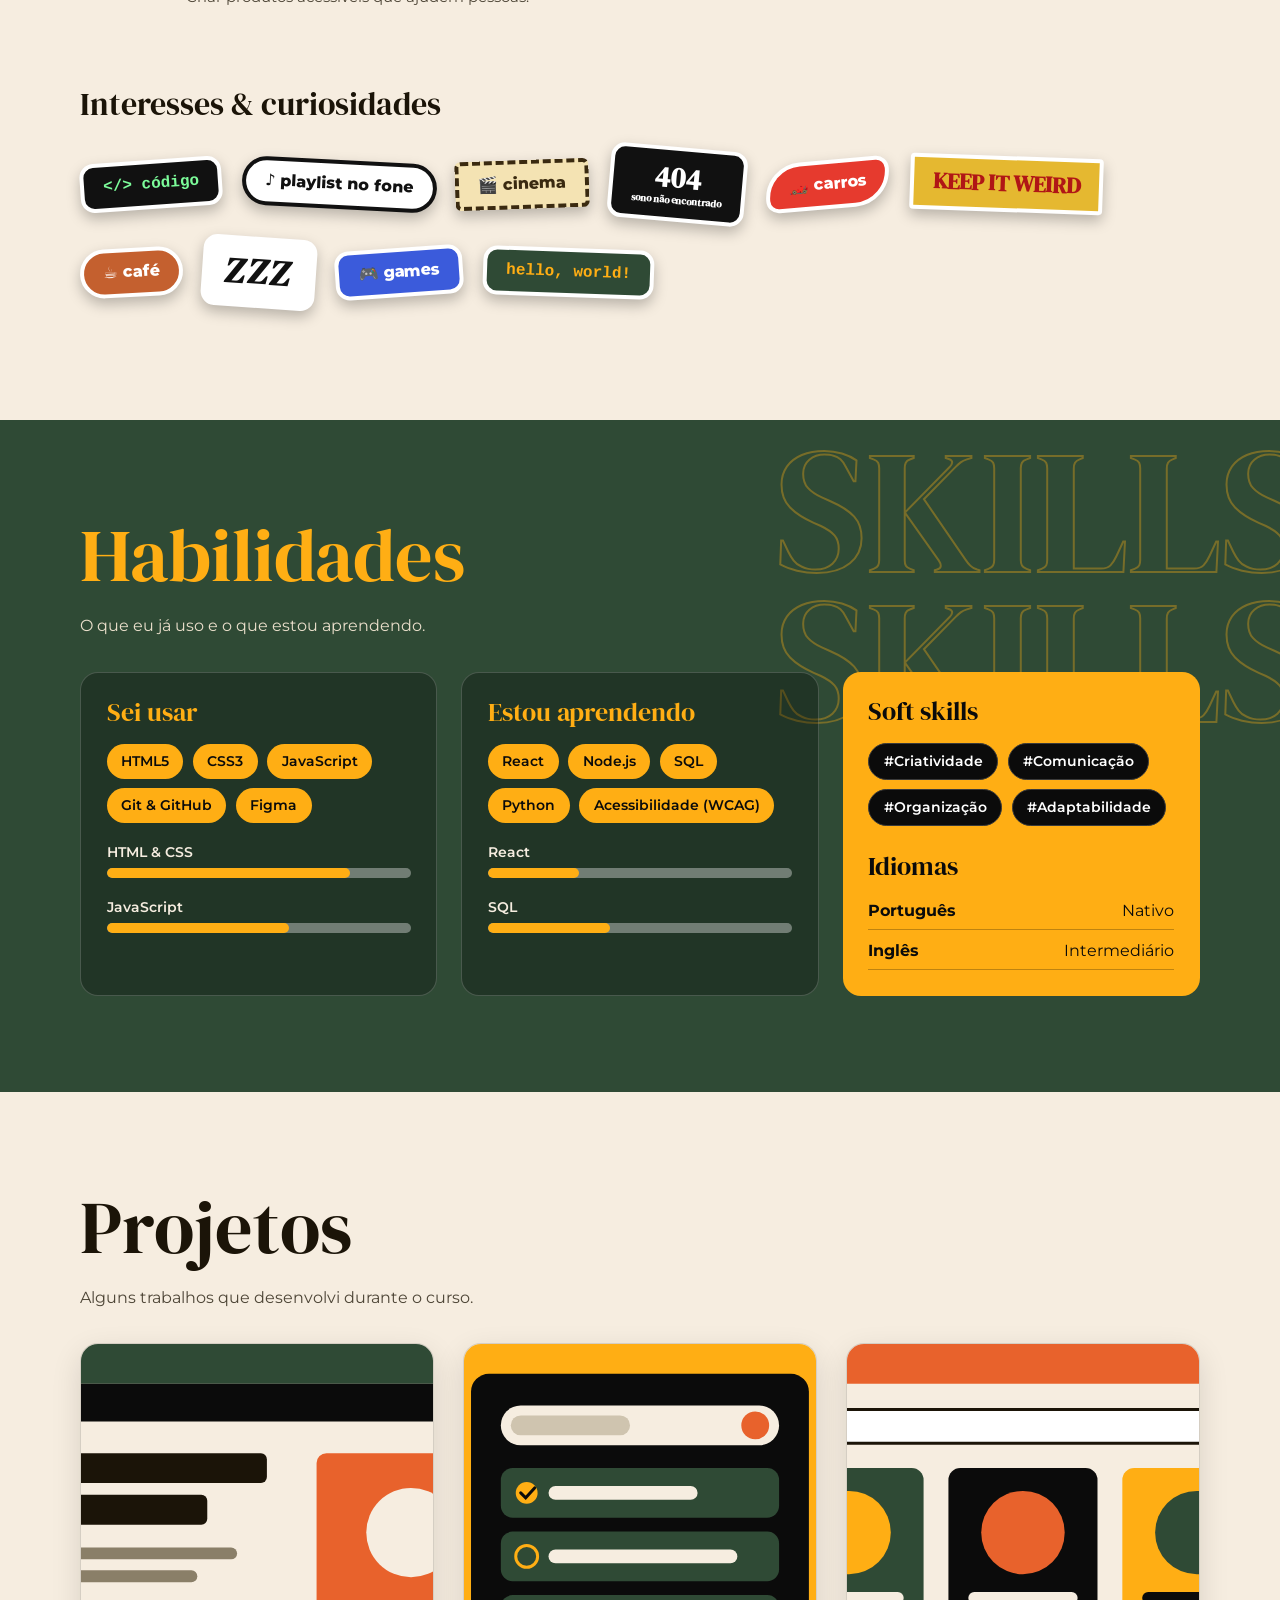
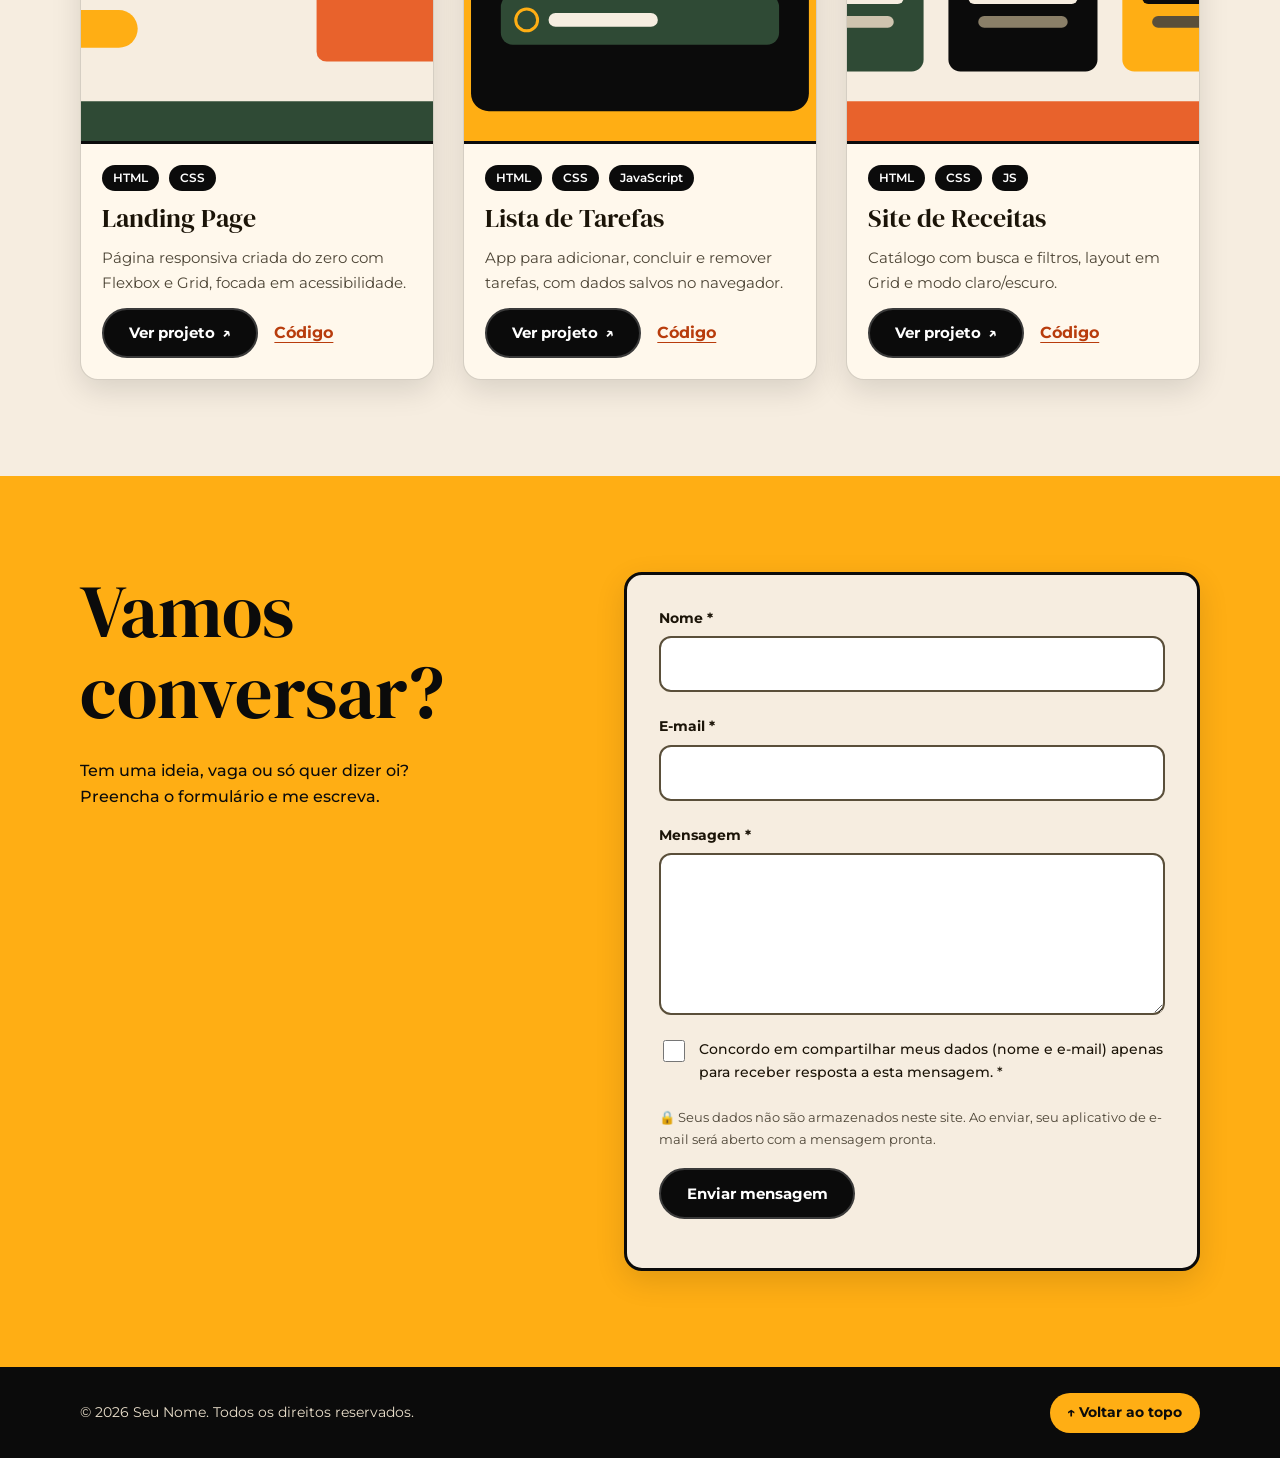
<file: PORTFOLIO - Othilia/portfolio/portfolio/index.html>
<!DOCTYPE html>
<html lang="pt-BR">
<head>
  <meta charset="UTF-8" />
  <meta name="viewport" content="width=device-width, initial-scale=1" />
  <title>Seu Nome | Portfólio</title>
  <meta name="description" content="Portfólio de Seu Nome – estudante de tecnologia. Conheça meus projetos, habilidades e entre em contato." />
  <meta name="color-scheme" content="light dark" />
  <link rel="icon" href="img/favicon.svg" type="image/svg+xml" />

  <!-- Fontes (opcional): se preferir não usar serviço externo, apague estas 3 linhas; o CSS tem fontes de reserva. -->
  <link rel="preconnect" href="https://fonts.googleapis.com" />
  <link rel="preconnect" href="https://fonts.gstatic.com" crossorigin />
  <link href="https://fonts.googleapis.com/css2?family=DM+Serif+Display&family=Montserrat:wght@400;500;600;700&display=swap" rel="stylesheet" />

  <link rel="stylesheet" href="css/style.css" />
  <script src="js/main.js" defer></script>
</head>

<body>
  <a class="skip-link" href="#conteudo">Pular para o conteúdo</a>

  <!-- ================= CABEÇALHO ================= -->
  <header class="site-header">
    <div class="container header-inner">
      <a class="logo" href="#inicio" aria-label="Seu Nome – ir para o início">
        <svg class="sparkle" viewBox="0 0 24 24" aria-hidden="true" focusable="false"><path d="M12 0c.8 6.6 4.9 10.7 12 12-7.1 1.3-11.2 5.4-12 12-.8-6.6-4.9-10.7-12-12C7.1 10.7 11.2 6.6 12 0z"/></svg>
        <!-- EDITE AQUI: seu nome / logo -->
        <span data-nome>Seu Nome</span>
      </a>

      <nav id="menu" class="nav" aria-label="Navegação principal">
        <ul class="nav-list">
          <li><a href="#inicio">Início</a></li>
          <li><a href="#sobre">Sobre mim</a></li>
          <li><a href="#habilidades">Habilidades</a></li>
          <li><a href="#projetos">Projetos</a></li>
          <li><a class="pill pill--yellow" href="#contato">Fale comigo!</a></li>
        </ul>
      </nav>

      <div class="header-actions">
        <button id="theme-toggle" class="icon-btn" type="button" aria-pressed="false" aria-label="Ativar modo escuro">
          <span aria-hidden="true" id="theme-icon">🌙</span>
        </button>
        <button id="menu-toggle" class="icon-btn menu-toggle" type="button" aria-expanded="false" aria-controls="menu" aria-label="Abrir menu">
          <span class="bars" aria-hidden="true"><span></span><span></span><span></span></span>
        </button>
      </div>
    </div>
  </header>

  <main id="conteudo">

    <!-- ================= INÍCIO ================= -->
    <section id="inicio" class="hero" aria-labelledby="hero-titulo">
      <!-- Texto decorativo gigante (inspirado no design) -->
      <div class="hero__bg-text" aria-hidden="true">
        <span class="solid">PORTFOLIO</span>
        <span class="outline">PORTFOLIO</span>
        <span class="outline">PORTFOLIO</span>
      </div>

      <svg class="sparkle sparkle--a" viewBox="0 0 24 24" aria-hidden="true" focusable="false"><path d="M12 0c.8 6.6 4.9 10.7 12 12-7.1 1.3-11.2 5.4-12 12-.8-6.6-4.9-10.7-12-12C7.1 10.7 11.2 6.6 12 0z"/></svg>
      <svg class="sparkle sparkle--b" viewBox="0 0 24 24" aria-hidden="true" focusable="false"><path d="M12 0c.8 6.6 4.9 10.7 12 12-7.1 1.3-11.2 5.4-12 12-.8-6.6-4.9-10.7-12-12C7.1 10.7 11.2 6.6 12 0z"/></svg>

      <div class="container hero__inner">
        <figure class="hero__photo">
          <!-- EDITE AQUI: troque img/avatar.svg pela sua foto (ex.: img/minha-foto.jpg) e descreva no alt -->
          <img src="img/avatar.svg" alt="Avatar ilustrado de Seu Nome" width="360" height="440" />
        </figure>

        <div class="hero__content">
          <p class="hero__greeting"><span id="saudacao">Olá</span>! 👋</p>
          <h1 id="hero-titulo">Eu sou <span data-nome>Seu Nome</span></h1>
          <!-- EDITE AQUI: sua apresentação -->
          <p class="hero__lead">
            Estudante de tecnologia apaixonado por transformar ideias em interfaces simples, bonitas e funcionais.
            Gosto de resolver problemas com lógica e criatividade.
          </p>

          <ul class="socials" aria-label="Minhas redes">
            <!-- EDITE AQUI: seus links -->
            <li><a href="https://github.com/seu-usuario" target="_blank" rel="noopener noreferrer">GitHub<span class="sr-only"> (abre em nova aba)</span></a></li>
            <li><a href="https://www.linkedin.com/in/seu-usuario" target="_blank" rel="noopener noreferrer">LinkedIn<span class="sr-only"> (abre em nova aba)</span></a></li>
            <li><a href="https://www.instagram.com/seu-usuario" target="_blank" rel="noopener noreferrer">Instagram<span class="sr-only"> (abre em nova aba)</span></a></li>
          </ul>

          <a class="btn btn--yellow" href="#projetos">Ver projetos →</a>
        </div>
      </div>

      <a class="scroll-down" href="#sobre" aria-label="Rolar para a seção Sobre mim">Scroll<br />down</a>
    </section>

    <!-- ================= SOBRE MIM ================= -->
    <section id="sobre" class="section about" aria-labelledby="sobre-titulo">
      <div class="container about__grid">
        <div class="about__text">
          <h2 id="sobre-titulo" class="title title--xl">Olá,<br />sobre mim!</h2>
          <!-- EDITE AQUI -->
          <p>
            Sou <strong data-nome>Seu Nome</strong>, estudante de [seu curso] em [sua cidade/estado].
            Comecei na tecnologia por curiosidade e hoje estudo desenvolvimento web, lógica de programação e design de interfaces.
          </p>
          <p>
            Fora do computador, curto música, filmes, carros e criar coisas com as mãos. Isso influencia o jeito que desenho meus projetos.
          </p>

          <h3 class="title title--md">Meus objetivos na tecnologia</h3>
          <ul class="timeline">
            <!-- EDITE AQUI: seus objetivos -->
            <li><span class="timeline__tag">Agora</span><div><strong>Fortalecer a base</strong><span>HTML, CSS, JavaScript e Git.</span></div></li>
            <li><span class="timeline__tag">Em breve</span><div><strong>Primeiro estágio</strong><span>Atuar em um time e aprender na prática.</span></div></li>
            <li><span class="timeline__tag">Futuro</span><div><strong>Desenvolvedor(a) full stack</strong><span>Criar produtos acessíveis que ajudem pessoas.</span></div></li>
          </ul>
        </div>

        <aside class="about__card" aria-label="Informações rápidas">
          <div class="about__photo">
            <img src="img/avatar.svg" alt="" width="280" height="340" />
            <span class="badge badge--a">Estudante de TI</span>
            <span class="badge badge--b">Brasil</span>
          </div>
          <div class="contact-card">
            <h3>Contato</h3>
            <ul>
              <!-- EDITE AQUI -->
              <li>📍 Sua cidade, UF</li>
              <li>✉️ <a href="mailto:seuemail@exemplo.com">seuemail@exemplo.com</a></li>
              <li>📞 (00) 00000-0000</li>
            </ul>
          </div>
        </aside>
      </div>

      <!-- Parede de stickers (decorativa, inspirada nas imagens de referência) -->
      <div class="container">
        <h3 class="title title--md sticker-title">Interesses &amp; curiosidades</h3>
        <ul class="stickers" aria-label="Meus interesses">
          <!-- EDITE AQUI: troque pelos seus interesses -->
          <li class="sticker s1">&lt;/&gt; código</li>
          <li class="sticker s2">♪ playlist no fone</li>
          <li class="sticker s3">🎬 cinema</li>
          <li class="sticker s4">404<small>sono não encontrado</small></li>
          <li class="sticker s5">🏎️ carros</li>
          <li class="sticker s6">Keep it weird</li>
          <li class="sticker s7">☕ café</li>
          <li class="sticker s8">ZZZ</li>
          <li class="sticker s9">🎮 games</li>
          <li class="sticker s10">hello, world!</li>
        </ul>
      </div>
    </section>

    <!-- ================= HABILIDADES ================= -->
    <section id="habilidades" class="section skills" aria-labelledby="skills-titulo">
      <div class="skills__bg-text" aria-hidden="true"><span>SKILLS</span><span>SKILLS</span></div>
      <div class="container">
        <h2 id="skills-titulo" class="title title--xl title--yellow">Habilidades</h2>
        <p class="skills__intro">O que eu já uso e o que estou aprendendo.</p>

        <div class="skills__grid">
          <article class="skill-card">
            <h3>Sei usar</h3>
            <ul class="chips">
              <!-- EDITE AQUI -->
              <li>HTML5</li><li>CSS3</li><li>JavaScript</li><li>Git &amp; GitHub</li><li>Figma</li>
            </ul>
            <div class="level">
              <label for="nv-html">HTML &amp; CSS</label>
              <progress id="nv-html" max="100" value="80">80%</progress>
            </div>
            <div class="level">
              <label for="nv-js">JavaScript</label>
              <progress id="nv-js" max="100" value="60">60%</progress>
            </div>
          </article>

          <article class="skill-card">
            <h3>Estou aprendendo</h3>
            <ul class="chips">
              <li>React</li><li>Node.js</li><li>SQL</li><li>Python</li><li>Acessibilidade (WCAG)</li>
            </ul>
            <div class="level">
              <label for="nv-react">React</label>
              <progress id="nv-react" max="100" value="30">30%</progress>
            </div>
            <div class="level">
              <label for="nv-sql">SQL</label>
              <progress id="nv-sql" max="100" value="40">40%</progress>
            </div>
          </article>

          <article class="skill-card skill-card--soft">
            <h3>Soft skills</h3>
            <ul class="chips chips--black">
              <li>#Criatividade</li><li>#Comunicação</li><li>#Organização</li><li>#Adaptabilidade</li>
            </ul>
            <h3 class="skill-card__sub">Idiomas</h3>
            <dl class="langs">
              <div><dt>Português</dt><dd>Nativo</dd></div>
              <div><dt>Inglês</dt><dd>Intermediário</dd></div>
            </dl>
          </article>
        </div>
      </div>
    </section>

    <!-- ================= PROJETOS ================= -->
    <section id="projetos" class="section projects" aria-labelledby="projetos-titulo">
      <div class="container">
        <h2 id="projetos-titulo" class="title title--xl">Projetos</h2>
        <p class="projects__intro">Alguns trabalhos que desenvolvi durante o curso.</p>

        <ul class="projects__grid">
          <!-- ===== PROJETO 1 — EDITE AQUI (copie o bloco <li> inteiro para adicionar mais) ===== -->
          <li class="project">
            <article>
              <img src="img/projeto-1.svg" alt="Captura de tela do projeto Landing Page" width="640" height="400" loading="lazy" />
              <div class="project__body">
                <ul class="chips chips--small" aria-label="Tecnologias usadas">
                  <li>HTML</li><li>CSS</li>
                </ul>
                <h3>Landing Page</h3>
                <p>Página responsiva criada do zero com Flexbox e Grid, focada em acessibilidade.</p>
                <div class="project__links">
                  <a class="btn btn--dark" href="https://exemplo.com/projeto-1" target="_blank" rel="noopener noreferrer">Ver projeto<span class="sr-only"> Landing Page (abre em nova aba)</span> ↗</a>
                  <a class="link" href="https://github.com/seu-usuario/projeto-1" target="_blank" rel="noopener noreferrer">Código<span class="sr-only"> do projeto Landing Page (abre em nova aba)</span></a>
                </div>
              </div>
            </article>
          </li>

          <!-- ===== PROJETO 2 ===== -->
          <li class="project">
            <article>
              <img src="img/projeto-2.svg" alt="Captura de tela do projeto Lista de Tarefas" width="640" height="400" loading="lazy" />
              <div class="project__body">
                <ul class="chips chips--small" aria-label="Tecnologias usadas">
                  <li>HTML</li><li>CSS</li><li>JavaScript</li>
                </ul>
                <h3>Lista de Tarefas</h3>
                <p>App para adicionar, concluir e remover tarefas, com dados salvos no navegador.</p>
                <div class="project__links">
                  <a class="btn btn--dark" href="https://exemplo.com/projeto-2" target="_blank" rel="noopener noreferrer">Ver projeto<span class="sr-only"> Lista de Tarefas (abre em nova aba)</span> ↗</a>
                  <a class="link" href="https://github.com/seu-usuario/projeto-2" target="_blank" rel="noopener noreferrer">Código<span class="sr-only"> do projeto Lista de Tarefas (abre em nova aba)</span></a>
                </div>
              </div>
            </article>
          </li>

          <!-- ===== PROJETO 3 ===== -->
          <li class="project">
            <article>
              <img src="img/projeto-3.svg" alt="Captura de tela do projeto Site de Receitas" width="640" height="400" loading="lazy" />
              <div class="project__body">
                <ul class="chips chips--small" aria-label="Tecnologias usadas">
                  <li>HTML</li><li>CSS</li><li>JS</li>
                </ul>
                <h3>Site de Receitas</h3>
                <p>Catálogo com busca e filtros, layout em Grid e modo claro/escuro.</p>
                <div class="project__links">
                  <a class="btn btn--dark" href="https://exemplo.com/projeto-3" target="_blank" rel="noopener noreferrer">Ver projeto<span class="sr-only"> Site de Receitas (abre em nova aba)</span> ↗</a>
                  <a class="link" href="https://github.com/seu-usuario/projeto-3" target="_blank" rel="noopener noreferrer">Código<span class="sr-only"> do projeto Site de Receitas (abre em nova aba)</span></a>
                </div>
              </div>
            </article>
          </li>
        </ul>
      </div>
    </section>

    <!-- ================= CONTATO ================= -->
    <section id="contato" class="section contact" aria-labelledby="contato-titulo">
      <div class="container contact__grid">
        <div class="contact__intro">
          <h2 id="contato-titulo" class="title title--xl">Vamos<br />conversar?</h2>
          <p>Tem uma ideia, vaga ou só quer dizer oi? Preencha o formulário e me escreva.</p>
        </div>

        <form id="contact-form" class="form" novalidate aria-describedby="privacidade">
          <div class="field">
            <label for="nome">Nome <span aria-hidden="true">*</span></label>
            <input id="nome" name="nome" type="text" autocomplete="name" required aria-describedby="erro-nome" />
            <p class="error" id="erro-nome" role="alert"></p>
          </div>

          <div class="field">
            <label for="email">E-mail <span aria-hidden="true">*</span></label>
            <input id="email" name="email" type="email" autocomplete="email" required aria-describedby="erro-email" />
            <p class="error" id="erro-email" role="alert"></p>
          </div>

          <div class="field">
            <label for="mensagem">Mensagem <span aria-hidden="true">*</span></label>
            <textarea id="mensagem" name="mensagem" rows="5" required aria-describedby="erro-mensagem"></textarea>
            <p class="error" id="erro-mensagem" role="alert"></p>
          </div>

          <div class="field field--check">
            <input id="consentimento" name="consentimento" type="checkbox" required aria-describedby="erro-consentimento" />
            <label for="consentimento">
              Concordo em compartilhar meus dados (nome e e-mail) apenas para receber resposta a esta mensagem. <span aria-hidden="true">*</span>
            </label>
            <p class="error" id="erro-consentimento" role="alert"></p>
          </div>

          <p id="privacidade" class="form__note">
            🔒 Seus dados não são armazenados neste site. Ao enviar, seu aplicativo de e-mail será aberto com a mensagem pronta.
          </p>

          <button class="btn btn--dark" type="submit">Enviar mensagem</button>
          <p id="form-status" class="form__status" role="status" aria-live="polite"></p>
        </form>
      </div>
    </section>
  </main>

  <!-- ================= RODAPÉ ================= -->
  <footer class="site-footer">
    <div class="container footer-inner">
      <p>© <span id="ano">2025</span> <span data-nome>Seu Nome</span>. Todos os direitos reservados.</p>
      <a class="to-top" href="#inicio">↑ Voltar ao topo</a>
    </div>
  </footer>
</body>
</html>
</file>
<file: portfolio_oficial/css/style.css>
/* =========================================================
   PORTFÓLIO – style.css
   Para trocar as cores do site inteiro, edite as variáveis abaixo.
   ========================================================= */

/* ---------- 1. Variáveis ---------- */
:root {
  --green: #2b402b;      /* mesmo verde da colagem do início */
  --leaf: #588157;
  --yellow: #e8b230;
  --ink: #1c261d;
  --bg: #dad7cd;
  --card: #f3f1ea;
  --muted: #4a5348;
  --border: rgba(28, 38, 29, .2);
  --link: #2f5d3a;

  --font-display: "Georgia", "Times New Roman", serif;
  --font-body: system-ui, -apple-system, "Segoe UI", Roboto, Arial, sans-serif;
  --radius: 16px;
  --header-h: 68px;
}

/* Tema escuro (ativado pelo botão ou pela preferência do sistema) */
:root[data-theme="dark"] {
  --bg: #121a13;
  --card: #1b261d;
  --ink: #efeadc;
  --muted: #c9c4b3;
  --border: rgba(239, 234, 220, .22);
  --link: #e8b230;
}

/* ---------- 2. Base ---------- */
*, *::before, *::after { box-sizing: border-box; }
html { scroll-behavior: smooth; scroll-padding-top: var(--header-h); }
body {
  margin: 0; font-family: var(--font-body); line-height: 1.65;
  color: var(--ink); background: var(--bg); transition: background .3s, color .3s;
}
img { max-width: 100%; height: auto; display: block; }
ul { margin: 0; padding: 0; list-style: none; }
h1, h2, h3, p { margin: 0; }
a { color: inherit; }
h1, h2, h3, .logo { font-family: var(--font-display); font-weight: 700; line-height: 1.15; }

.container { width: min(1080px, 100% - 2.5rem); margin-inline: auto; }
.section { padding-block: clamp(3rem, 8vw, 5.5rem); }
.title { font-size: clamp(2rem, 5vw, 3rem); margin-bottom: 1rem; }
.intro { color: var(--muted); margin-bottom: 2rem; }

:focus-visible { outline: 3px solid var(--yellow); outline-offset: 3px; border-radius: 4px; }

.sr-only {
  position: absolute; width: 1px; height: 1px; margin: -1px; padding: 0;
  overflow: hidden; clip: rect(0 0 0 0); white-space: nowrap; border: 0;
}
.skip-link {
  position: absolute; left: 1rem; top: -4rem; z-index: 200; padding: .7rem 1.1rem;
  background: var(--yellow); color: #000; border-radius: 999px; font-weight: 700; text-decoration: none;
}
.skip-link:focus { top: 1rem; }

/* ---------- 3. Botões e chips ---------- */
.btn {
  display: inline-block; padding: .8rem 1.6rem; border-radius: 999px; border: 2px solid var(--yellow);
  background: var(--yellow); color: #000; font: 700 .95rem var(--font-body);
  text-decoration: none; cursor: pointer; transition: transform .2s;
}
.btn:hover { transform: translateY(-2px); }
.btn--outline { background: transparent; color: #fff; }
.btn--small { padding: .45rem 1.1rem; font-size: .85rem; }

.chips { display: flex; flex-wrap: wrap; gap: .5rem; }
.chips li { background: var(--yellow); color: #000; font-weight: 600; font-size: .88rem; padding: .25rem .8rem; border-radius: 999px; }
.chips--small li { background: var(--green); color: #fff; font-size: .75rem; padding: .15rem .65rem; }

/* ---------- 4. Cabeçalho ---------- */
.site-header {
  position: sticky; top: 0; z-index: 100; height: var(--header-h);
  background: var(--bg); border-bottom: 1px solid var(--border);
}
.header-inner { height: 100%; display: flex; align-items: center; justify-content: space-between; gap: 1rem; }
.logo { font-size: 1.35rem; text-decoration: none; }
.nav-list { display: flex; align-items: center; gap: 1.5rem; }
.nav-list a:not(.btn) { text-decoration: none; font-weight: 600; font-size: .92rem; }
.nav-list a:not(.btn):hover { text-decoration: underline; text-decoration-color: var(--yellow); text-underline-offset: 6px; text-decoration-thickness: 2px; }
.header-actions { display: flex; gap: .5rem; }

.icon-btn {
  width: 44px; height: 44px; border-radius: 50%; display: grid; place-items: center;
  background: transparent; color: var(--ink); border: 2px solid var(--border); font-size: 1.1rem; cursor: pointer;
}
.icon-btn:hover { background: var(--yellow); color: #000; }

.menu-toggle { display: none; }
.bars { display: grid; gap: 5px; }
.bars span { display: block; width: 20px; height: 2px; background: currentColor; transition: transform .3s, opacity .3s; }
.menu-toggle[aria-expanded="true"] .bars span:nth-child(1) { transform: translateY(7px) rotate(45deg); }
.menu-toggle[aria-expanded="true"] .bars span:nth-child(2) { opacity: 0; }
.menu-toggle[aria-expanded="true"] .bars span:nth-child(3) { transform: translateY(-7px) rotate(-45deg); }

/* ---------- 5. Início (simples: um bloco centralizado) ---------- */
.hero {
  background: var(--green); color: #f3efe2;
  min-height: calc(100vh - var(--header-h)); display: grid; place-items: center;
  padding-block: 3rem;
}
.hero :focus-visible { outline-color: #fff; }
.hero__inner { display: grid; justify-items: center; text-align: center; gap: 1rem; }
.hero__greeting { color: var(--yellow); font-weight: 700; font-size: 1.1rem; }
.hero h1 { width: min(760px, 100%); }
.hero h1 img { width: 100%; }
.hero__lead { max-width: 46ch; color: #e4dfcf; }
.hero__actions { display: flex; flex-wrap: wrap; justify-content: center; gap: .8rem; margin-top: .5rem; }

/* ---------- 6. Sobre ---------- */
.about { display: grid; grid-template-columns: 1.4fr 1fr; gap: clamp(2rem, 6vw, 4rem); align-items: start; }
.about p { color: var(--muted); max-width: 58ch; margin-bottom: 1rem; }
.about p strong { color: var(--ink); }
.about h3 { font-size: 1.4rem; margin: 2rem 0 1rem; }

.goals { display: grid; gap: 1rem; }
.goals li { display: flex; gap: 1rem; align-items: flex-start; color: var(--muted); }
.goals strong { display: block; color: var(--ink); }
.tag { flex: none; min-width: 5.5rem; text-align: center; background: var(--green); color: #fff; font-weight: 700; font-size: .78rem; padding: .25rem .8rem; border-radius: 999px; }

.card { background: var(--card); border: 1px solid var(--border); border-radius: var(--radius); padding: 1.5rem; display: grid; gap: 1rem; }
.card h3 { font-size: 1.4rem; }
.card ul { display: grid; gap: .4rem; }
.card a { text-underline-offset: 4px; }
.socials { border-top: 1px solid var(--border); padding-top: 1rem; font-weight: 600; }

/* ---------- 7. Habilidades ---------- */
.section--green { background: var(--green); color: #f3efe2; }
.section--green .intro { color: #e4dfcf; }
.section--green :focus-visible { outline-color: #fff; }
.grid { display: grid; gap: 1.5rem; }
.grid--skills { grid-template-columns: repeat(auto-fit, minmax(250px, 1fr)); }
.panel { background: rgba(0, 0, 0, .25); border: 1px solid rgba(255, 255, 255, .18); border-radius: var(--radius); padding: 1.5rem; display: grid; gap: 1rem; align-content: start; }
.panel h3 { font-size: 1.4rem; color: var(--yellow); }
.langs { font-size: .92rem; color: #e4dfcf; }

/* ---------- 8. Projetos ---------- */
.grid--projects { grid-template-columns: repeat(auto-fill, minmax(290px, 1fr)); }
.project { display: flex; flex-direction: column; background: var(--card); border: 1px solid var(--border); border-radius: var(--radius); overflow: hidden; transition: transform .25s; }
.project:hover, .project:focus-within { transform: translateY(-4px); }
.project img { width: 100%; aspect-ratio: 16 / 10; object-fit: cover; }
.project__body { display: flex; flex-direction: column; gap: .7rem; padding: 1.2rem; flex: 1; }
.project__body h3 { font-size: 1.35rem; }
.project__body p { color: var(--muted); font-size: .95rem; flex: 1; }
.project__links { display: flex; flex-wrap: wrap; align-items: center; gap: 1rem; }
.project .btn { background: var(--green); border-color: var(--green); color: #fff; }
.link { font-weight: 700; color: var(--link); text-underline-offset: 4px; }

/* ---------- 9. Contato ---------- */
.section--yellow { background: var(--yellow); color: #1c261d; }
.contact { display: grid; grid-template-columns: 1fr 1.2fr; gap: clamp(2rem, 6vw, 4rem); align-items: start; }
.contact p { max-width: 36ch; }

.form { display: grid; gap: 1rem; background: #f6f3ea; color: #1c261d; padding: clamp(1.2rem, 3vw, 2rem); border-radius: var(--radius); border: 2px solid var(--green); }
.field { display: grid; gap: .3rem; }
.field label { font-weight: 700; font-size: .9rem; }
.field input:not([type="checkbox"]), .field textarea {
  font: inherit; width: 100%; padding: .75rem 1rem; border-radius: 10px;
  border: 2px solid #5a6358; background: #fff; color: #111;
}
.field textarea { resize: vertical; min-height: 120px; }
.field [aria-invalid="true"] { border-color: #b00020; background: #fff3f4; }
.field--check { grid-template-columns: auto 1fr; column-gap: .7rem; align-items: start; }
.field--check input { width: 22px; height: 22px; margin-top: .15rem; accent-color: var(--green); }
.field--check label { font-weight: 500; font-size: .88rem; }
.field--check .error { grid-column: 1 / -1; }
.error { color: #b00020; font-size: .84rem; font-weight: 600; }
.form__note { font-size: .82rem; color: #4a5348; max-width: none; }
.form__status { font-weight: 700; color: #1f5a2c; max-width: none; }
.form .btn { justify-self: start; background: var(--green); border-color: var(--green); color: #fff; }

/* ---------- 10. Rodapé ---------- */
.site-footer { background: #111; color: #e4dfcf; padding-block: 1.4rem; }
.footer-inner { display: flex; flex-wrap: wrap; justify-content: space-between; gap: 1rem; font-size: .9rem; }
.footer-inner a { font-weight: 700; color: var(--yellow); }

/* ---------- 11. Telas pequenas ---------- */
@media (max-width: 860px) {
  .about, .contact { grid-template-columns: 1fr; }
}
@media (max-width: 760px) {
  .menu-toggle { display: grid; }
  .nav {
    position: fixed; inset: var(--header-h) 0 auto 0; z-index: 90;
    background: var(--bg); border-bottom: 3px solid var(--yellow); padding: 1rem 1.25rem 1.5rem;
    transform: translateY(-120%); visibility: hidden; transition: transform .3s, visibility .3s;
  }
  .nav.open { transform: none; visibility: visible; }
  .nav-list { flex-direction: column; align-items: stretch; gap: .3rem; }
  .nav-list a:not(.btn) { display: block; padding: .8rem .4rem; border-bottom: 1px solid var(--border); font-size: 1.05rem; }
  .nav-list .btn { margin-top: .6rem; text-align: center; padding: .8rem; }
}

/* ---------- 12. Menos movimento ---------- */
@media (prefers-reduced-motion: reduce) {
  html { scroll-behavior: auto; }
  *, *::before, *::after { transition: none !important; }
}
</file>
<file: PORTFOLIO - Othilia/portfolio/css/style.css>
/* =========================================================
   PORTFÓLIO – style.css
   Paleta inspirada em: verde-floresta, creme, laranja e amarelo.
   Para trocar as cores do site inteiro, edite as variáveis abaixo.
   ========================================================= */

/* ---------- 1. Variáveis (tema claro = padrão) ---------- */
:root {
  --green: #2f4a35;
  --green-deep: #223827;
  --cream: #f6ede0;
  --yellow: #ffae14;
  --orange: #e8622c;
  --black: #0b0b0b;

  --bg: var(--cream);
  --text: #1b1408;
  --muted: #4d4536;
  --card: #fff8ec;
  --accent: #b83c0c;          /* laranja escuro: contraste AA sobre creme */
  --border: rgba(27, 20, 8, .18);
  --on-green: #f6ede0;
  --section-green: var(--green);

  --font-display: "DM Serif Display", "Georgia", "Times New Roman", serif;
  --font-body: "Montserrat", system-ui, -apple-system, "Segoe UI", Roboto, Arial, sans-serif;

  --radius: 18px;
  --shadow: 0 10px 30px rgba(0, 0, 0, .12);
  --header-h: 72px;
}

/* Tema escuro (ativado pelo JS via data-theme ou pela preferência do sistema) */
:root[data-theme="dark"] {
  --bg: #111a13;
  --text: #f3e9d8;
  --muted: #cfc4af;
  --card: #1a261d;
  --accent: #ff9a63;
  --border: rgba(243, 233, 216, .22);
  --section-green: var(--green-deep);
  --shadow: 0 10px 30px rgba(0, 0, 0, .45);
}

/* ---------- 2. Reset e base ---------- */
*, *::before, *::after { box-sizing: border-box; }
html { scroll-behavior: smooth; scroll-padding-top: calc(var(--header-h) + 8px); }
body {
  margin: 0;
  font-family: var(--font-body);
  font-size: 1rem;
  line-height: 1.65;
  color: var(--text);
  background: var(--bg);
  transition: background .3s, color .3s;
}
img, svg { max-width: 100%; display: block; }
ul { margin: 0; padding: 0; list-style: none; }
h1, h2, h3, p, figure, dl, dd { margin: 0; }
a { color: inherit; }

h1, h2, h3, .logo, .title { font-family: var(--font-display); font-weight: 400; line-height: 1.1; }

.container { width: min(1120px, 100% - 2.5rem); margin-inline: auto; }
.section { padding-block: clamp(3.5rem, 8vw, 6rem); position: relative; overflow: hidden; }

/* Foco visível para navegação por teclado */
:focus-visible { outline: 3px solid var(--yellow); outline-offset: 3px; border-radius: 4px; }
.hero :focus-visible, .skills :focus-visible { outline-color: #fff; }

/* Utilidades de acessibilidade */
.sr-only {
  position: absolute; width: 1px; height: 1px; padding: 0; margin: -1px;
  overflow: hidden; clip: rect(0 0 0 0); white-space: nowrap; border: 0;
}
.skip-link {
  position: absolute; left: 1rem; top: -4rem; z-index: 200;
  background: var(--yellow); color: var(--black); padding: .7rem 1.1rem;
  border-radius: 999px; font-weight: 700; text-decoration: none;
}
.skip-link:focus { top: 1rem; }

/* ---------- 3. Componentes ---------- */
.sparkle { fill: var(--orange); width: 28px; height: 28px; }

.btn, .pill {
  display: inline-flex; align-items: center; justify-content: center; gap: .4rem;
  padding: .85rem 1.6rem; border-radius: 999px; border: 2px solid transparent;
  font: 700 .95rem var(--font-body); text-decoration: none; cursor: pointer;
  transition: transform .2s, box-shadow .2s, background .2s;
}
.btn:hover, .pill:hover { transform: translateY(-3px); box-shadow: 0 8px 18px rgba(0,0,0,.25); }
.btn--yellow, .pill--yellow { background: var(--yellow); color: var(--black); }
.btn--dark { background: var(--black); color: #fff; border-color: #3a3a3a; }
.pill { padding: .5rem 1.1rem; font-size: .85rem; }

.title--xl { font-size: clamp(2.6rem, 7vw, 4.6rem); margin-bottom: 1.5rem; }
.title--md { font-size: clamp(1.5rem, 3vw, 2rem); margin: 2rem 0 1rem; }
.title--yellow { color: var(--yellow); }

.chips { display: flex; flex-wrap: wrap; gap: .6rem; }
.chips li {
  background: var(--yellow); color: var(--black); font-weight: 600; font-size: .9rem;
  padding: .35rem .9rem; border-radius: 999px;
}
.chips--black li { background: var(--black); color: #fff; border: 1px solid #3a3a3a; }
.chips--small li { font-size: .75rem; padding: .2rem .7rem; background: var(--black); color: #fff; }

/* ---------- 4. Cabeçalho (Flexbox) ---------- */
.site-header {
  position: sticky; top: 0; z-index: 100; height: var(--header-h);
  background: var(--bg); border-bottom: 1px solid var(--border);
  backdrop-filter: blur(8px);
}
.header-inner { height: 100%; display: flex; align-items: center; justify-content: space-between; gap: 1rem; }
.logo { display: flex; align-items: center; gap: .5rem; font-size: 1.5rem; text-decoration: none; }
.nav-list { display: flex; align-items: center; gap: 1.6rem; }
.nav-list a:not(.pill) { text-decoration: none; font-weight: 600; font-size: .92rem; padding: .3rem 0; border-bottom: 2px solid transparent; }
.nav-list a:not(.pill):hover, .nav-list a.active { border-color: var(--orange); }
.header-actions { display: flex; align-items: center; gap: .5rem; }

.icon-btn {
  width: 44px; height: 44px; border-radius: 50%; display: grid; place-items: center;
  background: transparent; color: var(--text); border: 2px solid var(--border);
  font-size: 1.15rem; cursor: pointer; transition: background .2s;
}
.icon-btn:hover { background: var(--yellow); color: var(--black); }

/* Botão hambúrguer (só aparece no mobile) */
.menu-toggle { display: none; }
.bars { display: grid; gap: 5px; }
.bars span { display: block; width: 20px; height: 2px; background: currentColor; transition: transform .3s, opacity .3s; }
.menu-toggle[aria-expanded="true"] .bars span:nth-child(1) { transform: translateY(7px) rotate(45deg); }
.menu-toggle[aria-expanded="true"] .bars span:nth-child(2) { opacity: 0; }
.menu-toggle[aria-expanded="true"] .bars span:nth-child(3) { transform: translateY(-7px) rotate(-45deg); }

/* ---------- 5. Início / Hero ---------- */
.hero {
  position: relative; overflow: hidden; color: var(--on-green);
  background: linear-gradient(to bottom, var(--section-green) 0 78%, var(--black) 78% 100%);
  padding-block: clamp(3rem, 7vw, 5rem) 6rem;
  min-height: calc(100vh - var(--header-h));
  display: flex; align-items: center;
}
.hero__bg-text {
  position: absolute; inset: 1.5rem 0 auto 0; text-align: center; pointer-events: none; user-select: none;
  font-family: var(--font-display); line-height: .8; font-size: clamp(3.2rem, 15vw, 10.5rem);
}
.hero__bg-text span { display: block; }
.hero__bg-text .solid { color: #d9cfbd; }
.hero__bg-text .outline { color: transparent; -webkit-text-stroke: 2px var(--yellow); margin-left: 32%; }

.sparkle--a { position: absolute; left: 6%; top: 24%; width: 40px; height: 40px; fill: var(--yellow); animation: twinkle 3s infinite; }
.sparkle--b { position: absolute; left: 48%; bottom: 14%; width: 30px; height: 30px; fill: var(--yellow); animation: twinkle 4s infinite .8s; }
@keyframes twinkle { 50% { transform: scale(1.35) rotate(20deg); } }

.hero__inner {
  position: relative; z-index: 1;
  display: grid; grid-template-columns: minmax(240px, 380px) 1fr; gap: clamp(1.5rem, 5vw, 4rem);
  align-items: end; margin-top: clamp(2rem, 8vw, 6rem);
}
.hero__photo { background: #c4602f; border-radius: 6px; overflow: hidden; aspect-ratio: 4 / 5; box-shadow: var(--shadow); }
.hero__photo img { width: 100%; height: 100%; object-fit: cover; }

.hero__content { display: grid; gap: 1.1rem; justify-items: start; padding-bottom: 1rem; }
.hero__greeting { font-weight: 700; color: var(--yellow); font-size: 1.15rem; }
.hero__content h1 { font-size: clamp(2.2rem, 5.5vw, 3.8rem); }
.hero__lead { max-width: 46ch; color: #eadfcb; }

.socials { display: grid; gap: .2rem; font-weight: 600; }
.socials a { text-decoration: none; border-bottom: 1px dashed var(--yellow); }
.socials a:hover { color: var(--yellow); }

.scroll-down {
  position: absolute; left: 50%; bottom: 1.2rem; transform: translateX(-50%); z-index: 2;
  width: 96px; height: 96px; border-radius: 50%; background: var(--yellow); color: var(--black);
  display: grid; place-items: center; text-align: center; text-decoration: none;
  font-weight: 600; font-size: .9rem; line-height: 1.2;
  animation: float 2.5s ease-in-out infinite;
}
@keyframes float { 50% { transform: translate(-50%, -8px); } }

/* ---------- 6. Sobre (Grid) ---------- */
.about__grid { display: grid; grid-template-columns: 1.2fr 1fr; gap: clamp(2rem, 6vw, 5rem); align-items: start; }
.about__text p { margin-bottom: 1rem; max-width: 56ch; color: var(--muted); }
.about__text p strong { color: var(--text); }

.timeline { display: grid; gap: 1.1rem; position: relative; }
.timeline li { display: flex; gap: 1rem; align-items: flex-start; }
.timeline__tag {
  flex: none; min-width: 5.6rem; text-align: center; background: var(--orange); color: #000;
  font-weight: 700; font-size: .78rem; padding: .3rem .8rem; border-radius: 999px;
}
.timeline strong { display: block; font-size: 1.05rem; }
.timeline span:not(.timeline__tag) { color: var(--muted); font-size: .92rem; }

.about__card { display: grid; gap: 0; justify-items: center; }
.about__photo { position: relative; width: min(100%, 320px); background: var(--green); border-radius: 6px 6px 0 0; padding-top: 1.5rem; }
.about__photo::before {
  content: ""; position: absolute; inset: 14% 12% auto 12%; aspect-ratio: 1; background: #f6ede0; border-radius: 50%;
}
.about__photo img { position: relative; width: 100%; height: 300px; object-fit: contain; object-position: bottom; }
.badge {
  position: absolute; background: var(--yellow); color: var(--black); font-weight: 700; font-size: .85rem;
  padding: .55rem 1.3rem; border-radius: 999px; box-shadow: var(--shadow);
}
.badge--a { left: -1.8rem; top: 45%; }
.badge--b { right: -1.8rem; bottom: 25%; }

.contact-card { width: min(100%, 320px); background: var(--black); color: #fff; padding: 1.2rem 1.4rem 1.4rem; border-radius: 0 0 6px 6px; }
.contact-card h3 { font-size: 1.8rem; margin-bottom: .5rem; }
.contact-card ul { display: grid; gap: .35rem; font-size: .92rem; }
.contact-card a { text-decoration: none; }
.contact-card a:hover { text-decoration: underline; color: var(--yellow); }

/* Parede de stickers */
.sticker-title { margin-top: clamp(3rem, 6vw, 5rem); }
.stickers { display: flex; flex-wrap: wrap; gap: 1rem 1.2rem; align-items: center; padding: .5rem 0 1rem; }
.sticker {
  padding: .7rem 1.2rem; font-weight: 800; font-size: 1rem; border-radius: 14px; border: 4px solid #fff;
  box-shadow: 0 6px 14px rgba(0,0,0,.25); transform: rotate(var(--r, -3deg)); transition: transform .25s;
  display: inline-flex; flex-direction: column; align-items: center; text-align: center; line-height: 1.15;
}
.sticker:hover { transform: rotate(0) scale(1.1); }
.sticker small { font-size: .62rem; font-weight: 600; }
.s1  { --r: -4deg;  background: #111; color: #7CFC9A; font-family: ui-monospace, Consolas, monospace; }
.s2  { --r: 3deg;   background: #fff; color: #111; border-radius: 999px; border-color: #111; }
.s3  { --r: -2deg;  background: #f4e3b3; color: #3a2a10; border-radius: 6px; border-style: dashed; border-color: #3a2a10; }
.s4  { --r: 5deg;   background: #111; color: #fff; font-family: var(--font-display); font-size: 1.8rem; }
.s5  { --r: -5deg;  background: #e63a2e; color: #fff; border-radius: 40px 14px; }
.s6  { --r: 2deg;   background: #e5b830; color: #b01616; font-family: var(--font-display); font-size: 1.4rem; text-transform: uppercase; border-radius: 4px; }
.s7  { --r: -3deg;  background: #c4602f; color: #fff; border-radius: 999px; }
.s8  { --r: 4deg;   background: #fff; color: #111; font-family: var(--font-display); font-size: 2.2rem; letter-spacing: .1em; font-style: italic; }
.s9  { --r: -4deg;  background: #3b5bdb; color: #fff; }
.s10 { --r: 2deg;   background: #2f4a35; color: #ffae14; font-family: ui-monospace, Consolas, monospace; }

/* ---------- 7. Habilidades ---------- */
.skills { background: var(--section-green); color: var(--on-green); }
.skills__bg-text {
  position: absolute; right: -2rem; top: 1rem; pointer-events: none; user-select: none;
  font-family: var(--font-display); font-size: clamp(4rem, 16vw, 11rem); line-height: .85; color: transparent;
  -webkit-text-stroke: 2px rgba(255, 174, 20, .35);
}
.skills__bg-text span { display: block; }
.skills .container { position: relative; }
.skills__intro { margin: -.5rem 0 2rem; color: #eadfcb; }
.skills__grid { display: grid; grid-template-columns: repeat(auto-fit, minmax(260px, 1fr)); gap: 1.5rem; }
.skill-card { background: rgba(0,0,0,.28); border: 1px solid rgba(255,255,255,.18); border-radius: var(--radius); padding: 1.6rem; display: grid; gap: 1.1rem; align-content: start; }
.skill-card h3 { font-size: 1.6rem; color: var(--yellow); }
.skill-card--soft { background: var(--yellow); color: var(--black); border: 0; }
.skill-card--soft h3 { color: var(--black); }
.skill-card__sub { margin-top: .5rem; }
.level { display: grid; gap: .3rem; font-size: .85rem; font-weight: 600; }
progress { width: 100%; height: 10px; border: 0; border-radius: 999px; overflow: hidden; background: rgba(255,255,255,.2); accent-color: var(--yellow); }
progress::-webkit-progress-bar { background: rgba(255,255,255,.2); }
progress::-webkit-progress-value { background: var(--yellow); border-radius: 999px; }
progress::-moz-progress-bar { background: var(--yellow); }
.langs { display: grid; gap: .5rem; }
.langs div { display: flex; justify-content: space-between; border-bottom: 1px solid rgba(0,0,0,.25); padding-bottom: .3rem; }
.langs dt { font-weight: 700; }

/* ---------- 8. Projetos (Grid) ---------- */
.projects__intro { margin: -.5rem 0 2rem; color: var(--muted); }
.projects__grid { display: grid; grid-template-columns: repeat(auto-fill, minmax(290px, 1fr)); gap: 1.8rem; }
.project article {
  height: 100%; display: flex; flex-direction: column; background: var(--card); border: 1px solid var(--border);
  border-radius: var(--radius); overflow: hidden; box-shadow: var(--shadow); transition: transform .25s;
}
.project article:hover, .project article:focus-within { transform: translateY(-6px) rotate(-.6deg); }
.project img { width: 100%; aspect-ratio: 16 / 10; object-fit: cover; border-bottom: 3px solid var(--black); }
.project__body { display: flex; flex-direction: column; gap: .8rem; padding: 1.3rem; flex: 1; }
.project__body h3 { font-size: 1.6rem; }
.project__body p { color: var(--muted); font-size: .95rem; flex: 1; }
.project__links { display: flex; flex-wrap: wrap; align-items: center; gap: 1rem; }
.link { font-weight: 700; color: var(--accent); text-underline-offset: 4px; }

/* ---------- 9. Contato ---------- */
.contact { background: var(--yellow); color: var(--black); }
.contact__grid { display: grid; grid-template-columns: 1fr 1.2fr; gap: clamp(2rem, 6vw, 4rem); align-items: start; }
.contact__intro p { max-width: 36ch; font-weight: 500; }
.form { display: grid; gap: 1.1rem; background: var(--cream); color: #1b1408; padding: clamp(1.3rem, 3vw, 2rem); border-radius: var(--radius); box-shadow: var(--shadow); border: 3px solid var(--black); }
.field { display: grid; gap: .35rem; }
.field label { font-weight: 700; font-size: .9rem; }
.field input:not([type="checkbox"]), .field textarea {
  font: inherit; padding: .8rem 1rem; border-radius: 12px; border: 2px solid #5a4f3a; background: #fff; color: #111; width: 100%;
}
.field textarea { resize: vertical; min-height: 120px; }
.field input:focus-visible, .field textarea:focus-visible { outline: 3px solid var(--orange); outline-offset: 2px; }
.field [aria-invalid="true"] { border-color: #b00020; background: #fff3f4; }
.field--check { grid-template-columns: auto 1fr; align-items: start; column-gap: .7rem; }
.field--check input { width: 22px; height: 22px; margin-top: .15rem; accent-color: var(--green); }
.field--check label { font-weight: 500; font-size: .88rem; }
.field--check .error { grid-column: 1 / -1; }
.error { color: #b00020; font-size: .84rem; font-weight: 600; min-height: 0; }
.form__note { font-size: .82rem; color: #4d4536; }
.form__status { font-weight: 700; color: #1f5a2c; }
.form .btn { justify-self: start; }

/* ---------- 10. Rodapé ---------- */
.site-footer { background: var(--black); color: #eadfcb; padding-block: 1.6rem; }
.footer-inner { display: flex; flex-wrap: wrap; justify-content: space-between; align-items: center; gap: 1rem; font-size: .9rem; }
.to-top { font-weight: 700; text-decoration: none; background: var(--yellow); color: var(--black); padding: .5rem 1.1rem; border-radius: 999px; }
.to-top:hover { transform: translateY(-3px); }

/* ---------- 11. Animação de entrada (ativada pelo JS) ---------- */
.js .reveal { opacity: 0; transform: translateY(24px); transition: opacity .7s, transform .7s; }
.js .reveal.visible { opacity: 1; transform: none; }

/* ---------- 12. Responsividade ---------- */
@media (max-width: 900px) {
  .hero__inner, .about__grid, .contact__grid { grid-template-columns: 1fr; }
  .hero__photo { max-width: 320px; }
  .hero { background: linear-gradient(to bottom, var(--section-green) 0 85%, var(--black) 85% 100%); }
  .badge--a { left: -.6rem; } .badge--b { right: -.6rem; }
  .about__card { justify-items: start; }
}

@media (max-width: 760px) {
  .menu-toggle { display: grid; }
  .nav {
    position: fixed; inset: var(--header-h) 0 auto 0; background: var(--bg);
    border-bottom: 3px solid var(--yellow); padding: 1rem 1.25rem 1.5rem;
    transform: translateY(-120%); visibility: hidden; transition: transform .3s, visibility .3s; z-index: 90;
  }
  .nav.open { transform: none; visibility: visible; }
  .nav-list { flex-direction: column; align-items: stretch; gap: .4rem; }
  .nav-list a:not(.pill) { display: block; padding: .8rem .4rem; border-bottom: 1px solid var(--border); font-size: 1.05rem; }
  .nav-list .pill { margin-top: .6rem; padding: .8rem; }
  .hero__bg-text .outline { margin-left: 18%; }
  .scroll-down { width: 80px; height: 80px; font-size: .78rem; }
}

/* ---------- 13. Preferências do usuário ---------- */
@media (prefers-reduced-motion: reduce) {
  html { scroll-behavior: auto; }
  *, *::before, *::after { animation: none !important; transition: none !important; }
  .js .reveal { opacity: 1; transform: none; }
}
</file>
<file: PORTFOLIO - Othilia/portfolio/portfolio/css/style.css>
/* =========================================================
   PORTFÓLIO – style.css
   Paleta inspirada em: verde-floresta, creme, laranja e amarelo.
   Para trocar as cores do site inteiro, edite as variáveis abaixo.
   ========================================================= */

/* ---------- 1. Variáveis (tema claro = padrão) ---------- */
:root {
  --green: #2f4a35;
  --green-deep: #223827;
  --cream: #f6ede0;
  --yellow: #ffae14;
  --orange: #e8622c;
  --black: #0b0b0b;

  --bg: var(--cream);
  --text: #1b1408;
  --muted: #4d4536;
  --card: #fff8ec;
  --accent: #b83c0c;          /* laranja escuro: contraste AA sobre creme */
  --border: rgba(27, 20, 8, .18);
  --on-green: #f6ede0;
  --section-green: var(--green);

  --font-display: "DM Serif Display", "Georgia", "Times New Roman", serif;
  --font-body: "Montserrat", system-ui, -apple-system, "Segoe UI", Roboto, Arial, sans-serif;

  --radius: 18px;
  --shadow: 0 10px 30px rgba(0, 0, 0, .12);
  --header-h: 72px;
}

/* Tema escuro (ativado pelo JS via data-theme ou pela preferência do sistema) */
:root[data-theme="dark"] {
  --bg: #111a13;
  --text: #f3e9d8;
  --muted: #cfc4af;
  --card: #1a261d;
  --accent: #ff9a63;
  --border: rgba(243, 233, 216, .22);
  --section-green: var(--green-deep);
  --shadow: 0 10px 30px rgba(0, 0, 0, .45);
}

/* ---------- 2. Reset e base ---------- */
*, *::before, *::after { box-sizing: border-box; }
html { scroll-behavior: smooth; scroll-padding-top: calc(var(--header-h) + 8px); }
body {
  margin: 0;
  font-family: var(--font-body);
  font-size: 1rem;
  line-height: 1.65;
  color: var(--text);
  background: var(--bg);
  transition: background .3s, color .3s;
}
img, svg { max-width: 100%; display: block; }
ul { margin: 0; padding: 0; list-style: none; }
h1, h2, h3, p, figure, dl, dd { margin: 0; }
a { color: inherit; }

h1, h2, h3, .logo, .title { font-family: var(--font-display); font-weight: 400; line-height: 1.1; }

.container { width: min(1120px, 100% - 2.5rem); margin-inline: auto; }
.section { padding-block: clamp(3.5rem, 8vw, 6rem); position: relative; overflow: hidden; }

/* Foco visível para navegação por teclado */
:focus-visible { outline: 3px solid var(--yellow); outline-offset: 3px; border-radius: 4px; }
.hero :focus-visible, .skills :focus-visible { outline-color: #fff; }

/* Utilidades de acessibilidade */
.sr-only {
  position: absolute; width: 1px; height: 1px; padding: 0; margin: -1px;
  overflow: hidden; clip: rect(0 0 0 0); white-space: nowrap; border: 0;
}
.skip-link {
  position: absolute; left: 1rem; top: -4rem; z-index: 200;
  background: var(--yellow); color: var(--black); padding: .7rem 1.1rem;
  border-radius: 999px; font-weight: 700; text-decoration: none;
}
.skip-link:focus { top: 1rem; }

/* ---------- 3. Componentes ---------- */
.sparkle { fill: var(--orange); width: 28px; height: 28px; }

.btn, .pill {
  display: inline-flex; align-items: center; justify-content: center; gap: .4rem;
  padding: .85rem 1.6rem; border-radius: 999px; border: 2px solid transparent;
  font: 700 .95rem var(--font-body); text-decoration: none; cursor: pointer;
  transition: transform .2s, box-shadow .2s, background .2s;
}
.btn:hover, .pill:hover { transform: translateY(-3px); box-shadow: 0 8px 18px rgba(0,0,0,.25); }
.btn--yellow, .pill--yellow { background: var(--yellow); color: var(--black); }
.btn--dark { background: var(--black); color: #fff; border-color: #3a3a3a; }
.pill { padding: .5rem 1.1rem; font-size: .85rem; }

.title--xl { font-size: clamp(2.6rem, 7vw, 4.6rem); margin-bottom: 1.5rem; }
.title--md { font-size: clamp(1.5rem, 3vw, 2rem); margin: 2rem 0 1rem; }
.title--yellow { color: var(--yellow); }

.chips { display: flex; flex-wrap: wrap; gap: .6rem; }
.chips li {
  background: var(--yellow); color: var(--black); font-weight: 600; font-size: .9rem;
  padding: .35rem .9rem; border-radius: 999px;
}
.chips--black li { background: var(--black); color: #fff; border: 1px solid #3a3a3a; }
.chips--small li { font-size: .75rem; padding: .2rem .7rem; background: var(--black); color: #fff; }

/* ---------- 4. Cabeçalho (Flexbox) ---------- */
.site-header {
  position: sticky; top: 0; z-index: 100; height: var(--header-h);
  background: var(--bg); border-bottom: 1px solid var(--border);
  backdrop-filter: blur(8px);
}
.header-inner { height: 100%; display: flex; align-items: center; justify-content: space-between; gap: 1rem; }
.logo { display: flex; align-items: center; gap: .5rem; font-size: 1.5rem; text-decoration: none; }
.nav-list { display: flex; align-items: center; gap: 1.6rem; }
.nav-list a:not(.pill) { text-decoration: none; font-weight: 600; font-size: .92rem; padding: .3rem 0; border-bottom: 2px solid transparent; }
.nav-list a:not(.pill):hover, .nav-list a.active { border-color: var(--orange); }
.header-actions { display: flex; align-items: center; gap: .5rem; }

.icon-btn {
  width: 44px; height: 44px; border-radius: 50%; display: grid; place-items: center;
  background: transparent; color: var(--text); border: 2px solid var(--border);
  font-size: 1.15rem; cursor: pointer; transition: background .2s;
}
.icon-btn:hover { background: var(--yellow); color: var(--black); }

/* Botão hambúrguer (só aparece no mobile) */
.menu-toggle { display: none; }
.bars { display: grid; gap: 5px; }
.bars span { display: block; width: 20px; height: 2px; background: currentColor; transition: transform .3s, opacity .3s; }
.menu-toggle[aria-expanded="true"] .bars span:nth-child(1) { transform: translateY(7px) rotate(45deg); }
.menu-toggle[aria-expanded="true"] .bars span:nth-child(2) { opacity: 0; }
.menu-toggle[aria-expanded="true"] .bars span:nth-child(3) { transform: translateY(-7px) rotate(-45deg); }

/* ---------- 5. Início / Hero ---------- */
.hero {
  position: relative; overflow: hidden; color: var(--on-green);
  background: linear-gradient(to bottom, var(--section-green) 0 78%, var(--black) 78% 100%);
  padding-block: clamp(3rem, 7vw, 5rem) 6rem;
  min-height: calc(100vh - var(--header-h));
  display: flex; align-items: center;
}
.hero__bg-text {
  position: absolute; inset: 1.5rem 0 auto 0; text-align: center; pointer-events: none; user-select: none;
  font-family: var(--font-display); line-height: .8; font-size: clamp(3.2rem, 15vw, 10.5rem);
}
.hero__bg-text span { display: block; }
.hero__bg-text .solid { color: #d9cfbd; }
.hero__bg-text .outline { color: transparent; -webkit-text-stroke: 2px var(--yellow); margin-left: 32%; }

.sparkle--a { position: absolute; left: 6%; top: 24%; width: 40px; height: 40px; fill: var(--yellow); animation: twinkle 3s infinite; }
.sparkle--b { position: absolute; left: 48%; bottom: 14%; width: 30px; height: 30px; fill: var(--yellow); animation: twinkle 4s infinite .8s; }
@keyframes twinkle { 50% { transform: scale(1.35) rotate(20deg); } }

.hero__inner {
  position: relative; z-index: 1;
  display: grid; grid-template-columns: minmax(240px, 380px) 1fr; gap: clamp(1.5rem, 5vw, 4rem);
  align-items: end; margin-top: clamp(2rem, 8vw, 6rem);
}
.hero__photo { background: #c4602f; border-radius: 6px; overflow: hidden; aspect-ratio: 4 / 5; box-shadow: var(--shadow); }
.hero__photo img { width: 100%; height: 100%; object-fit: cover; }

.hero__content { display: grid; gap: 1.1rem; justify-items: start; padding-bottom: 1rem; }
.hero__greeting { font-weight: 700; color: var(--yellow); font-size: 1.15rem; }
.hero__content h1 { font-size: clamp(2.2rem, 5.5vw, 3.8rem); }
.hero__lead { max-width: 46ch; color: #eadfcb; }

.socials { display: grid; gap: .2rem; font-weight: 600; }
.socials a { text-decoration: none; border-bottom: 1px dashed var(--yellow); }
.socials a:hover { color: var(--yellow); }

.scroll-down {
  position: absolute; left: 50%; bottom: 1.2rem; transform: translateX(-50%); z-index: 2;
  width: 96px; height: 96px; border-radius: 50%; background: var(--yellow); color: var(--black);
  display: grid; place-items: center; text-align: center; text-decoration: none;
  font-weight: 600; font-size: .9rem; line-height: 1.2;
  animation: float 2.5s ease-in-out infinite;
}
@keyframes float { 50% { transform: translate(-50%, -8px); } }

/* ---------- 6. Sobre (Grid) ---------- */
.about__grid { display: grid; grid-template-columns: 1.2fr 1fr; gap: clamp(2rem, 6vw, 5rem); align-items: start; }
.about__text p { margin-bottom: 1rem; max-width: 56ch; color: var(--muted); }
.about__text p strong { color: var(--text); }

.timeline { display: grid; gap: 1.1rem; position: relative; }
.timeline li { display: flex; gap: 1rem; align-items: flex-start; }
.timeline__tag {
  flex: none; min-width: 5.6rem; text-align: center; background: var(--orange); color: #000;
  font-weight: 700; font-size: .78rem; padding: .3rem .8rem; border-radius: 999px;
}
.timeline strong { display: block; font-size: 1.05rem; }
.timeline span:not(.timeline__tag) { color: var(--muted); font-size: .92rem; }

.about__card { display: grid; gap: 0; justify-items: center; }
.about__photo { position: relative; width: min(100%, 320px); background: var(--green); border-radius: 6px 6px 0 0; padding-top: 1.5rem; }
.about__photo::before {
  content: ""; position: absolute; inset: 14% 12% auto 12%; aspect-ratio: 1; background: #f6ede0; border-radius: 50%;
}
.about__photo img { position: relative; width: 100%; height: 300px; object-fit: contain; object-position: bottom; }
.badge {
  position: absolute; background: var(--yellow); color: var(--black); font-weight: 700; font-size: .85rem;
  padding: .55rem 1.3rem; border-radius: 999px; box-shadow: var(--shadow);
}
.badge--a { left: -1.8rem; top: 45%; }
.badge--b { right: -1.8rem; bottom: 25%; }

.contact-card { width: min(100%, 320px); background: var(--black); color: #fff; padding: 1.2rem 1.4rem 1.4rem; border-radius: 0 0 6px 6px; }
.contact-card h3 { font-size: 1.8rem; margin-bottom: .5rem; }
.contact-card ul { display: grid; gap: .35rem; font-size: .92rem; }
.contact-card a { text-decoration: none; }
.contact-card a:hover { text-decoration: underline; color: var(--yellow); }

/* Parede de stickers */
.sticker-title { margin-top: clamp(3rem, 6vw, 5rem); }
.stickers { display: flex; flex-wrap: wrap; gap: 1rem 1.2rem; align-items: center; padding: .5rem 0 1rem; }
.sticker {
  padding: .7rem 1.2rem; font-weight: 800; font-size: 1rem; border-radius: 14px; border: 4px solid #fff;
  box-shadow: 0 6px 14px rgba(0,0,0,.25); transform: rotate(var(--r, -3deg)); transition: transform .25s;
  display: inline-flex; flex-direction: column; align-items: center; text-align: center; line-height: 1.15;
}
.sticker:hover { transform: rotate(0) scale(1.1); }
.sticker small { font-size: .62rem; font-weight: 600; }
.s1  { --r: -4deg;  background: #111; color: #7CFC9A; font-family: ui-monospace, Consolas, monospace; }
.s2  { --r: 3deg;   background: #fff; color: #111; border-radius: 999px; border-color: #111; }
.s3  { --r: -2deg;  background: #f4e3b3; color: #3a2a10; border-radius: 6px; border-style: dashed; border-color: #3a2a10; }
.s4  { --r: 5deg;   background: #111; color: #fff; font-family: var(--font-display); font-size: 1.8rem; }
.s5  { --r: -5deg;  background: #e63a2e; color: #fff; border-radius: 40px 14px; }
.s6  { --r: 2deg;   background: #e5b830; color: #b01616; font-family: var(--font-display); font-size: 1.4rem; text-transform: uppercase; border-radius: 4px; }
.s7  { --r: -3deg;  background: #c4602f; color: #fff; border-radius: 999px; }
.s8  { --r: 4deg;   background: #fff; color: #111; font-family: var(--font-display); font-size: 2.2rem; letter-spacing: .1em; font-style: italic; }
.s9  { --r: -4deg;  background: #3b5bdb; color: #fff; }
.s10 { --r: 2deg;   background: #2f4a35; color: #ffae14; font-family: ui-monospace, Consolas, monospace; }

/* ---------- 7. Habilidades ---------- */
.skills { background: var(--section-green); color: var(--on-green); }
.skills__bg-text {
  position: absolute; right: -2rem; top: 1rem; pointer-events: none; user-select: none;
  font-family: var(--font-display); font-size: clamp(4rem, 16vw, 11rem); line-height: .85; color: transparent;
  -webkit-text-stroke: 2px rgba(255, 174, 20, .35);
}
.skills__bg-text span { display: block; }
.skills .container { position: relative; }
.skills__intro { margin: -.5rem 0 2rem; color: #eadfcb; }
.skills__grid { display: grid; grid-template-columns: repeat(auto-fit, minmax(260px, 1fr)); gap: 1.5rem; }
.skill-card { background: rgba(0,0,0,.28); border: 1px solid rgba(255,255,255,.18); border-radius: var(--radius); padding: 1.6rem; display: grid; gap: 1.1rem; align-content: start; }
.skill-card h3 { font-size: 1.6rem; color: var(--yellow); }
.skill-card--soft { background: var(--yellow); color: var(--black); border: 0; }
.skill-card--soft h3 { color: var(--black); }
.skill-card__sub { margin-top: .5rem; }
.level { display: grid; gap: .3rem; font-size: .85rem; font-weight: 600; }
progress { width: 100%; height: 10px; border: 0; border-radius: 999px; overflow: hidden; background: rgba(255,255,255,.2); accent-color: var(--yellow); }
progress::-webkit-progress-bar { background: rgba(255,255,255,.2); }
progress::-webkit-progress-value { background: var(--yellow); border-radius: 999px; }
progress::-moz-progress-bar { background: var(--yellow); }
.langs { display: grid; gap: .5rem; }
.langs div { display: flex; justify-content: space-between; border-bottom: 1px solid rgba(0,0,0,.25); padding-bottom: .3rem; }
.langs dt { font-weight: 700; }

/* ---------- 8. Projetos (Grid) ---------- */
.projects__intro { margin: -.5rem 0 2rem; color: var(--muted); }
.projects__grid { display: grid; grid-template-columns: repeat(auto-fill, minmax(290px, 1fr)); gap: 1.8rem; }
.project article {
  height: 100%; display: flex; flex-direction: column; background: var(--card); border: 1px solid var(--border);
  border-radius: var(--radius); overflow: hidden; box-shadow: var(--shadow); transition: transform .25s;
}
.project article:hover, .project article:focus-within { transform: translateY(-6px) rotate(-.6deg); }
.project img { width: 100%; aspect-ratio: 16 / 10; object-fit: cover; border-bottom: 3px solid var(--black); }
.project__body { display: flex; flex-direction: column; gap: .8rem; padding: 1.3rem; flex: 1; }
.project__body h3 { font-size: 1.6rem; }
.project__body p { color: var(--muted); font-size: .95rem; flex: 1; }
.project__links { display: flex; flex-wrap: wrap; align-items: center; gap: 1rem; }
.link { font-weight: 700; color: var(--accent); text-underline-offset: 4px; }

/* ---------- 9. Contato ---------- */
.contact { background: var(--yellow); color: var(--black); }
.contact__grid { display: grid; grid-template-columns: 1fr 1.2fr; gap: clamp(2rem, 6vw, 4rem); align-items: start; }
.contact__intro p { max-width: 36ch; font-weight: 500; }
.form { display: grid; gap: 1.1rem; background: var(--cream); color: #1b1408; padding: clamp(1.3rem, 3vw, 2rem); border-radius: var(--radius); box-shadow: var(--shadow); border: 3px solid var(--black); }
.field { display: grid; gap: .35rem; }
.field label { font-weight: 700; font-size: .9rem; }
.field input:not([type="checkbox"]), .field textarea {
  font: inherit; padding: .8rem 1rem; border-radius: 12px; border: 2px solid #5a4f3a; background: #fff; color: #111; width: 100%;
}
.field textarea { resize: vertical; min-height: 120px; }
.field input:focus-visible, .field textarea:focus-visible { outline: 3px solid var(--orange); outline-offset: 2px; }
.field [aria-invalid="true"] { border-color: #b00020; background: #fff3f4; }
.field--check { grid-template-columns: auto 1fr; align-items: start; column-gap: .7rem; }
.field--check input { width: 22px; height: 22px; margin-top: .15rem; accent-color: var(--green); }
.field--check label { font-weight: 500; font-size: .88rem; }
.field--check .error { grid-column: 1 / -1; }
.error { color: #b00020; font-size: .84rem; font-weight: 600; min-height: 0; }
.form__note { font-size: .82rem; color: #4d4536; }
.form__status { font-weight: 700; color: #1f5a2c; }
.form .btn { justify-self: start; }

/* ---------- 10. Rodapé ---------- */
.site-footer { background: var(--black); color: #eadfcb; padding-block: 1.6rem; }
.footer-inner { display: flex; flex-wrap: wrap; justify-content: space-between; align-items: center; gap: 1rem; font-size: .9rem; }
.to-top { font-weight: 700; text-decoration: none; background: var(--yellow); color: var(--black); padding: .5rem 1.1rem; border-radius: 999px; }
.to-top:hover { transform: translateY(-3px); }

/* ---------- 11. Animação de entrada (ativada pelo JS) ---------- */
.js .reveal { opacity: 0; transform: translateY(24px); transition: opacity .7s, transform .7s; }
.js .reveal.visible { opacity: 1; transform: none; }

/* ---------- 12. Responsividade ---------- */
@media (max-width: 900px) {
  .hero__inner, .about__grid, .contact__grid { grid-template-columns: 1fr; }
  .hero__photo { max-width: 320px; }
  .hero { background: linear-gradient(to bottom, var(--section-green) 0 85%, var(--black) 85% 100%); }
  .badge--a { left: -.6rem; } .badge--b { right: -.6rem; }
  .about__card { justify-items: start; }
}

@media (max-width: 760px) {
  .menu-toggle { display: grid; }
  .nav {
    position: fixed; inset: var(--header-h) 0 auto 0; background: var(--bg);
    border-bottom: 3px solid var(--yellow); padding: 1rem 1.25rem 1.5rem;
    transform: translateY(-120%); visibility: hidden; transition: transform .3s, visibility .3s; z-index: 90;
  }
  .nav.open { transform: none; visibility: visible; }
  .nav-list { flex-direction: column; align-items: stretch; gap: .4rem; }
  .nav-list a:not(.pill) { display: block; padding: .8rem .4rem; border-bottom: 1px solid var(--border); font-size: 1.05rem; }
  .nav-list .pill { margin-top: .6rem; padding: .8rem; }
  .hero__bg-text .outline { margin-left: 18%; }
  .scroll-down { width: 80px; height: 80px; font-size: .78rem; }
}

/* ---------- 13. Preferências do usuário ---------- */
@media (prefers-reduced-motion: reduce) {
  html { scroll-behavior: auto; }
  *, *::before, *::after { animation: none !important; transition: none !important; }
  .js .reveal { opacity: 1; transform: none; }
}
</file>
